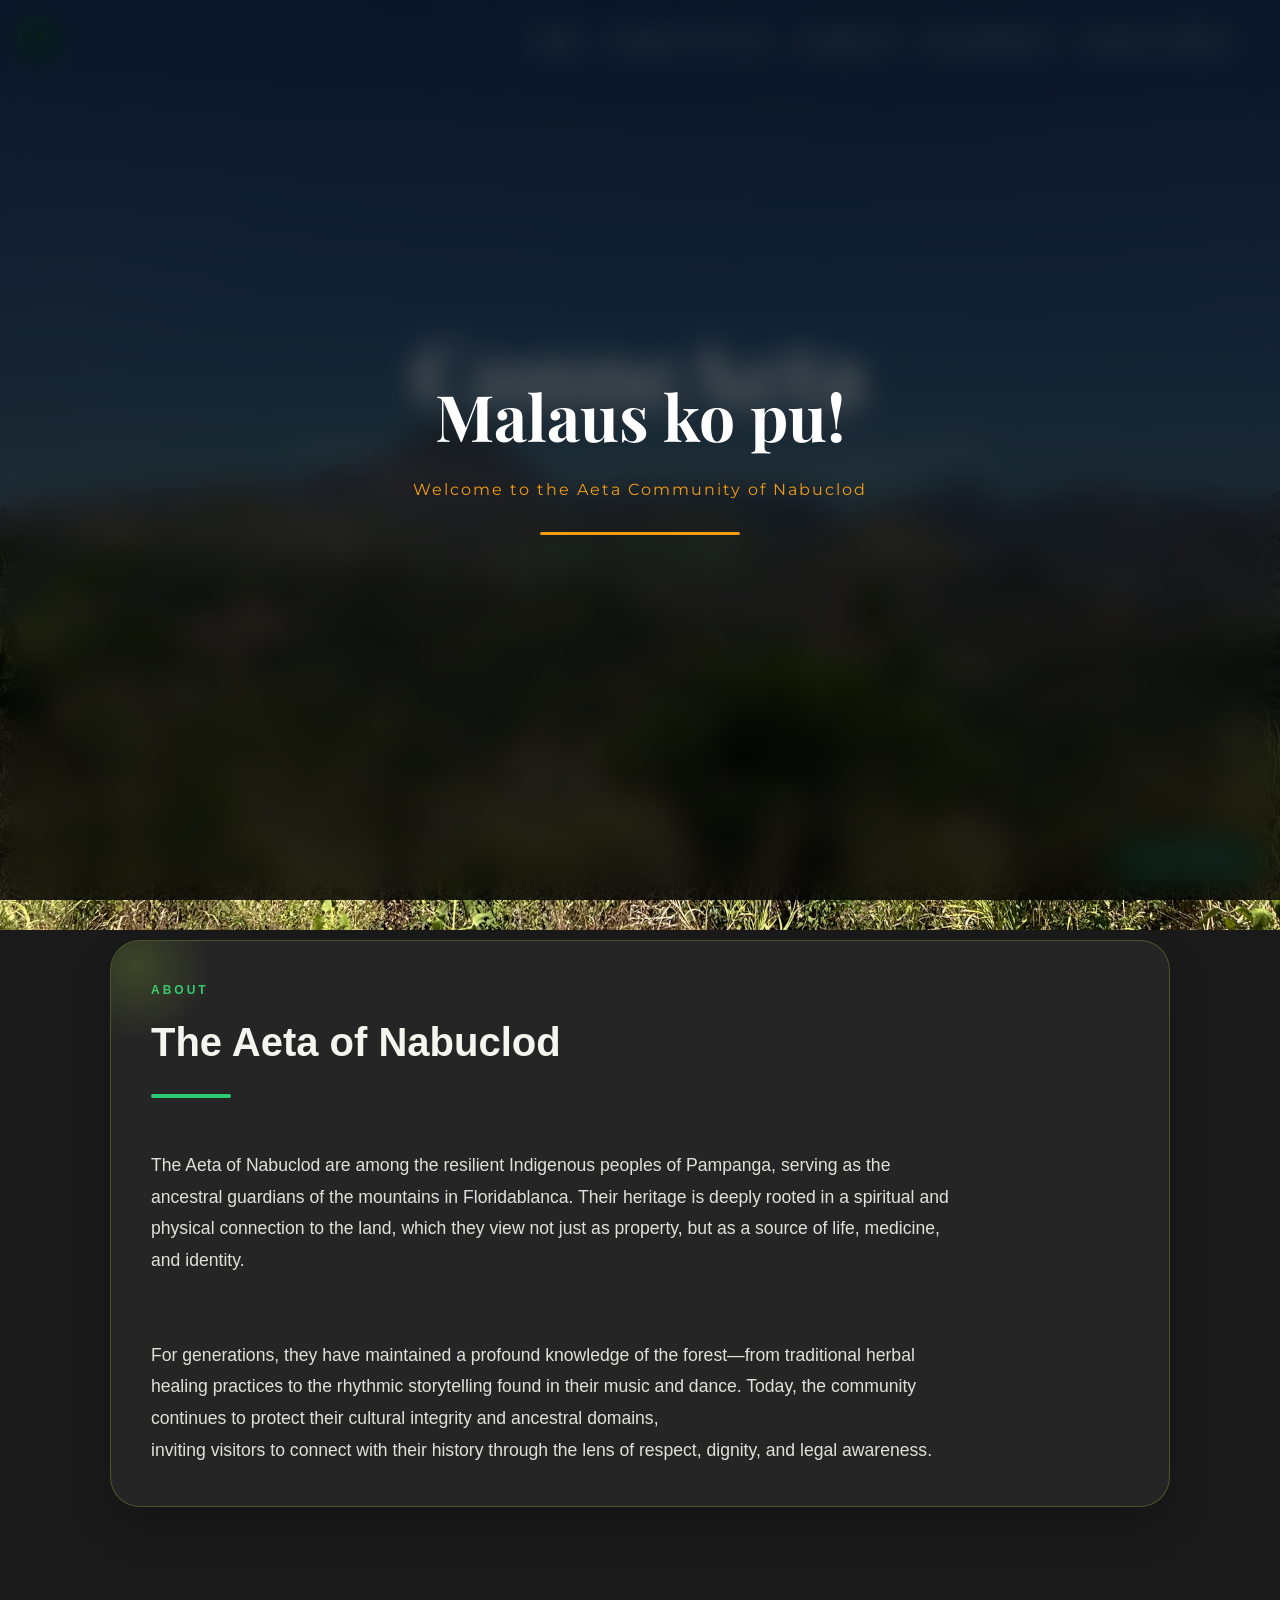
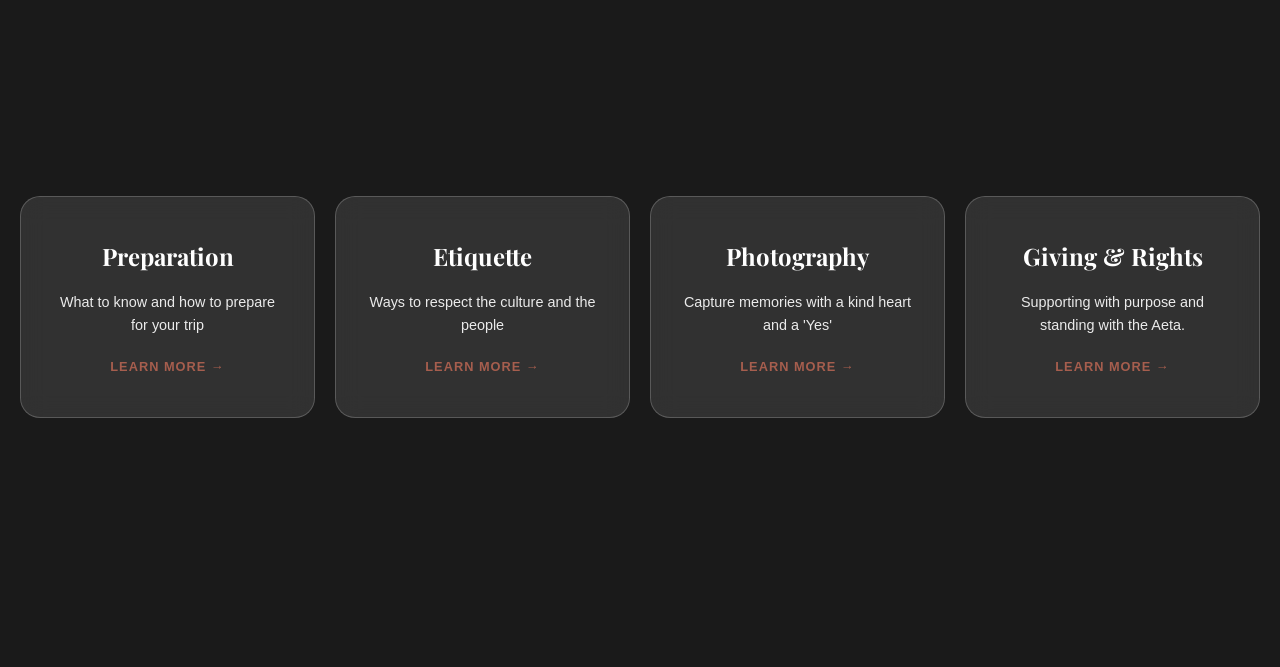
<file: index.html>
<!DOCTYPE html>
<html lang="en">
<head>
    <meta charset="UTF-8">
    <meta name="viewport" content="width=device-width, initial-scale=1.0">
    <link href="https://fonts.googleapis.com/css2?family=Montserrat:wght@300;400;600&family=Playfair+Display:ital,wght@0,600;1,600&display=swap" rel="stylesheet">
    <link rel="stylesheet" href="style.css">
    <title>ConneAeta</title>
    <script src=translations.js></script>
    <script src=main-logic.js></script>
</head>
<body class="home-page" style="background: linear-gradient(rgba(0,0,0,0.5), rgba(0,0,0,0.5)), url('nabuclod.jpeg') no-repeat center center fixed; background-size: cover; background-color: #1a1a1a;">  
<!-- WELCOME -->
<div id="welcome-overlay">
    <div class="welcome-content">
        <h1 class="welcome-main">Malaus ko pu!</h1>
        <p class="welcome-sub">Welcome to the Aeta Community of Nabuclod</p>
         <div class="loading-container">
            <div class="loading-progress"></div>
        </div>
    </div>
</div>
<!-- NAVIGATION -->
<header>
        <nav>
            <a href="index.html">Home</a>
            <a href="before-you-visit.html" data-key="nav1">Before You Visit</a>
            <a href="etiquette.html" data-key="nav2">Etiquette</a>
            <a href="photos.html" data-key='nav3'>Photography</a>
            <a href="support.html" data-key="nav4">Giving & Rights</a>
        </nav>
</header>
<!-- MAIN -->
    <main class="hero">
        <div class="hero-content">
            <h1>ConneAeta</h1>
            <p class="tagline" data-key="ind_tagline">Connecting People to Aeta Etiquette and Rights <br class="desktop-only"> in Nabuclod, Floridablanca, Pampanga</p>
            <div class="button-container">
                <a href="before-you-visit.html" class="cta-button" data-key="ind_button">Connect with Respect</a>
            </div>
        </div>
    </main>
<!-- INFO BUTTON -->
<button id="info-btn" class="info-fab" onclick="openModal('projectModal')">
    <span>i</span>
</button>
<!-- INFO MODAL -->
<div id="projectModal" class="modal">
    <div class="modal-content">
        <span class="close-btn" onclick="closeModal('projectModal')">&times;</span>
        <h2 data-key="navsub_title">About ConneAeta</h2>
        <div class="matcha-line"></div>
        <p data-key="navsub_des">
            ConneAeta is a digital platform designed to bridge the gap between visitors and the Aeta community through education and legal awareness.
            <br><br>
            By providing specific guidance on Aeta etiquette and integrating the principles of the Indigenous Peoples’ Rights Act (IPRA), the project aims to transform "good intentions" into purposeful support.
        </p>
    </div>
</div>
<!-- ABOUT AETA -->
<section class="community-highlight">
    <div class="highlight-glass">
        <div class="highlight-header">
            <span class="eyebrow-text" data-key="community_label">About</span>
            <h2 data-key="navmain_title">The Aeta of Nabuclod</h2>
            <div class="matcha-line-dynamic"></div>
        </div>
        <div class="highlight-content">
            <p data-key="navmain_des">
                The Aeta of Nabuclod are among the resilient Indigenous peoples of Pampanga, serving as the ancestral guardians of the mountains in Floridablanca. Their heritage is deeply rooted in a spiritual and physical connection to the land, which they view not just as property, but as a source of life, medicine, and identity.
            <br> <br> For generations, they have maintained a profound knowledge of the forest—from traditional herbal healing practices to the rhythmic storytelling found in their music and dance. Today, the community continues to protect their cultural integrity and ancestral domains,
             inviting visitors to connect with their history through the lens of respect, dignity, and legal awareness.
            </p>
        </div>
    </div>
</section>
<!-- NAVIGATION GLASS CARDS -->
    <section class="quick-links">
    <div class="glass-grid">
        <!-- Card 1 -->
        <a href="before-you-visit.html" class="glass-card">
            <h3 data-key="preparation_title">Preparation</h3>
            <p data-key="preparation_des">What to know and how to prepare for your trip</p>
            <span class="card-link" data-key="learn1">Learn More →</span>
        </a>
        <!-- Card 2 -->
        <a href="etiquette.html" class="glass-card">
            <h3 data-key="etiquette_title">Etiquette</h3>
            <p data-key="etiquette_des">Ways to respect the culture and the people</p>
            <span class="card-link" data-key="learn2">Learn More →</span>
        </a>
        <!-- Card 3 -->
        <a href="photos.html" class="glass-card">
            <h3 data-key="photos_title">Photography</h3>
            <p data-key="photos_des">Capture memories with a kind heart and a 'Yes'</p>
            <span class="card-link" data-key="learn3">Learn More →</span>
        </a>
        <!-- Card 4 -->
        <a href="support.html" class="glass-card">
            <h3 data-key="support_title">Giving & Rights</h3>
            <p data-key="support_des">Supporting with purpose and standing with the Aeta.</p>
            <span class="card-link" data-key="learn4">Learn More →</span>
        </a>
    </div>
</section>

<!-- JAVASCRIPT -->
    <script>
    function dismissOverlay() {
        const overlay = document.getElementById('welcome-overlay');
        if (overlay) {
            overlay.classList.add('overlay-hidden');
            document.body.style.overflow = 'auto';
        }
    }
    document.addEventListener("DOMContentLoaded", () => {
        document.body.style.overflow = 'hidden';
        setTimeout(dismissOverlay, 3000); 
    });
   
    document.addEventListener("DOMContentLoaded", function() {
    window.openModal = function(id) {
        const modal = document.getElementById(id);
        if (modal) {
            modal.style.display = "flex";
            document.body.style.overflow = "hidden";
        }
    };
    window.closeModal = function(id) {
        const modal = document.getElementById(id);
        if (modal) {
            modal.style.display = "none";
            document.body.style.overflow = "auto"; 
        }
    };
    const projBtn = document.getElementById("projectBtn");
    if (projBtn) {
        projBtn.addEventListener("click", () => openModal("projectModal"));
    }
    window.addEventListener("click", function(event) {
        if (event.target.classList.contains('modal')) {
            event.target.style.display = "none";
            document.body.style.overflow = "auto";
        }
    });
});
</script>
<select id="lang-select" onchange="updateLanguage(this.value)">
            <option value="en">English (Default)</option>
            <option value="tl">Tagalog</option>
            </select>
</body>
</html>
</file>
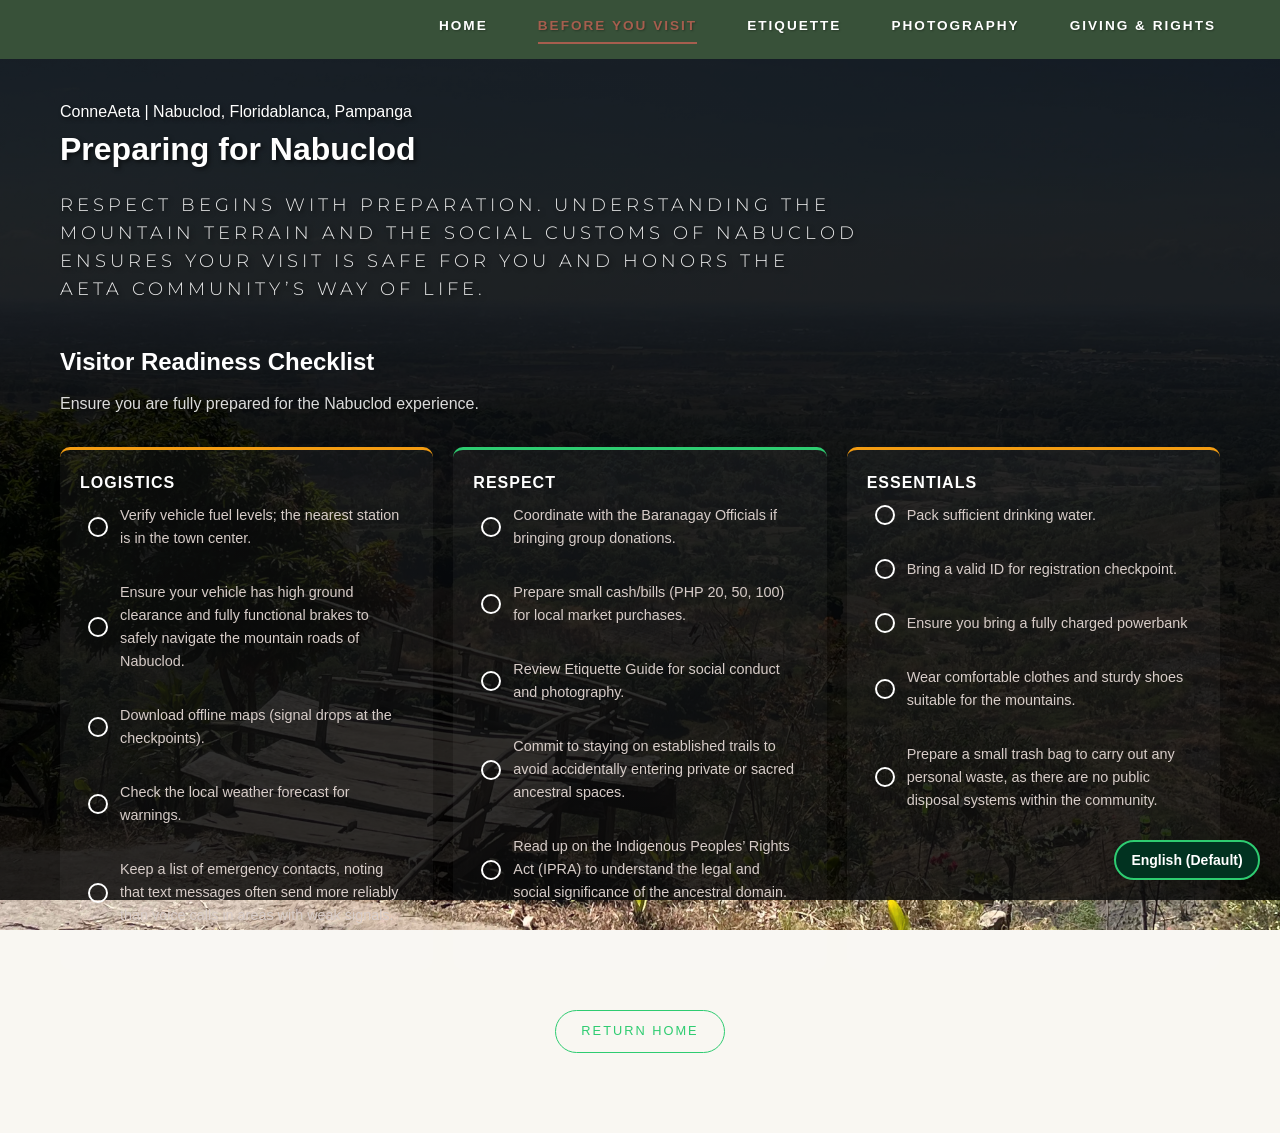
<file: before-you-visit.html>
<!DOCTYPE html>
<html lang="en">
<head>
    <meta charset="UTF-8">
    <meta name="viewport" content="width=device-width, initial-scale=1.0">
    <link href="https://fonts.googleapis.com/css2?family=Montserrat:wght@300;400;600&family=Playfair+Display:ital,wght@0,600;1,600&display=swap" rel="stylesheet">
    <link rel="stylesheet" href="style.css">
    <title>Before You Visit | ConneAeta</title>
    <script>    
        (function() {
            const savedLang = localStorage.getItem('preferredLang');
            if (savedLang && savedLang !== 'en') {
                document.documentElement.classList.add('translating');
            }
        })();
    </script>

    <style>
        .translating body {
            visibility: hidden;
            opacity: 0;
        }
    </style>
    
    <script src=translations.js></script>
    <script src=main-logic.js></script>
    
<!-- NAVIGATION -->
</head>
<body class="sub-page">
    <header class="sub-header">
        <nav>
            <a href="index.html">Home</a>  
            <a href="before-you-visit.html" class="active" data-key="nav1">Before You Visit</a>
            <a href="etiquette.html" data-key="nav2">Etiquette</a>
            <a href="photos.html" data-key='nav3'>Photography</a>
            <a href="support.html" data-key="nav4">Giving & Rights</a>
        </nav>
    </header>
<!-- HEADER -->
<main class="content-wrapper">
        <p class="brand-sub">ConneAeta | Nabuclod, Floridablanca, Pampanga</p>
        <h1 data-key="byv_title">Preparing for Nabuclod</h1>
        <p class="tagline" data-key="byv_tagline">
            Respect begins with preparation. 
            Understanding the mountain terrain and the social customs of Nabuclod 
            ensures your visit is safe for you and honors the Aeta community’s way of life.
        </p>

<section class="checklist-section">
    <div class="checklist-header">
        <h3 data-key="byv_hd">Visitor Readiness Checklist</h3>
        <p class="checklist-intro" data-key="byv_des">Ensure you are fully prepared for the Nabuclod experience.</p>
    </div>

    <div class="checklist-grid">
        <!-- LOGISTICS -->
        <div class="check-group board-style">
            <div class="group-header">
                <h4 data-key="cl_h1">Logistics</h4>
            </div>
            <label class="check-item-single">
                <input type="checkbox">
                <div class="checkmark-circle"></div>
                <span class="text" data-key="cl_1.1">Verify vehicle fuel levels; 
                    the nearest station is in the town center.</span>
            </label>
            <label class="check-item-single">
                <input type="checkbox">
                <div class="checkmark-circle"></div>
                <span class="text" data-key="cl_1.2">Ensure your vehicle has high ground clearance and fully 
                    functional brakes to safely navigate the mountain roads of Nabuclod.</span>
            </label>
            <label class="check-item-single">
                <input type="checkbox">
                <div class="checkmark-circle"></div>
                <span class="text" data-key="cl_1.3">Download offline maps (signal drops at the checkpoints).</span>
            </label>
            <label class="check-item-single">
                <input type="checkbox">
                <div class="checkmark-circle"></div>
                <span class="text" data-key="cl_1.4">Check the local weather forecast for warnings.</span>
            </label>
             <label class="check-item-single">
                <input type="checkbox">
                <div class="checkmark-circle"></div>
                <span class="text" data-key="cl_1.5">Keep a list of emergency contacts, noting that text messages often send more reliably than voice calls in areas with weak signals.</span>
            </label>
        </div>

        <!-- RESPECT  -->
        <div class="check-group board-style matcha-accent">
            <div class="group-header">
                <h4 data-key="cl_h2">Respect</h4>
            </div>
            <label class="check-item-single">
                <input type="checkbox">
                <div class="checkmark-circle"></div>
                <span class="text" data-key="cl_2.1">Coordinate with the Baranagay Officials if bringing group donations.</span>
            </label>
            <label class="check-item-single">
                <input type="checkbox">
                <div class="checkmark-circle"></div>
                <span class="text" data-key="cl_2.2">Prepare small cash/bills (PHP 20, 50, 100) 
                    for local market purchases.</span>
            </label>
            <label class="check-item-single">
                <input type="checkbox">
                <div class="checkmark-circle"></div>
                <span class="text" data-key="cl_2.3">Review Etiquette Guide for social conduct and photography.</span>
            </label>
            <label class="check-item-single">
                <input type="checkbox">
                <div class="checkmark-circle"></div>
                <span class="text" data-key="cl_2.4">Commit to staying on established trails to avoid accidentally entering private or sacred ancestral spaces.</span>
            </label>
             <label class="check-item-single">
                <input type="checkbox">
                <div class="checkmark-circle"></div>
                <span class="text" data-key="cl_2.5"> Read up on the Indigenous Peoples’ Rights Act (IPRA) to understand the legal and social significance of the ancestral domain. </span>
        </div>

        <!-- ESSENTIALS -->
        <div class="check-group board-style">
            <div class="group-header">
                <h4 data-key="cl_h3">Essentials</h4>
            </div>
            <label class="check-item-single">
                <input type="checkbox">
                <div class="checkmark-circle"></div>
                <span class="text" data-key="cl_3.1">Pack sufficient drinking water.</span>
            </label>
            <label class="check-item-single">
                <input type="checkbox">
                <div class="checkmark-circle"></div>
                <span class="text" data-key="cl_3.2">Bring a valid ID for registration checkpoint.</span>
            </label>
            <label class="check-item-single">
                <input type="checkbox">
                <div class="checkmark-circle"></div>
                <span class="text" data-key="cl_3.3">Ensure you bring a fully charged powerbank</span>
            </label>
             <label class="check-item-single">
                <input type="checkbox">
                <div class="checkmark-circle"></div>
                <span class="text" data-key="cl_3.4">Wear comfortable clothes and sturdy shoes suitable for the mountains.</span>
            </label>
             <label class="check-item-single">
                <input type="checkbox">
                <div class="checkmark-circle"></div>
                <span class="text" data-key="cl_3.5">Prepare a small trash bag to carry out any personal waste, as there are no public disposal systems within the community.</span>
            </label>
        </div>
    </div>
</section>
<select id="lang-select" onchange="updateLanguage(this.value)">
            <option value="en">English (Default)</option>
            <option value="tl">Tagalog</option>
            </select>
</body>
<footer style="text-align: center; padding: 40px;">
    <a href="index.html" class="cta-button" style="font-size: 0.8rem;" data-key="return_btn">Return Home</a>
</footer>
</html>
</file>
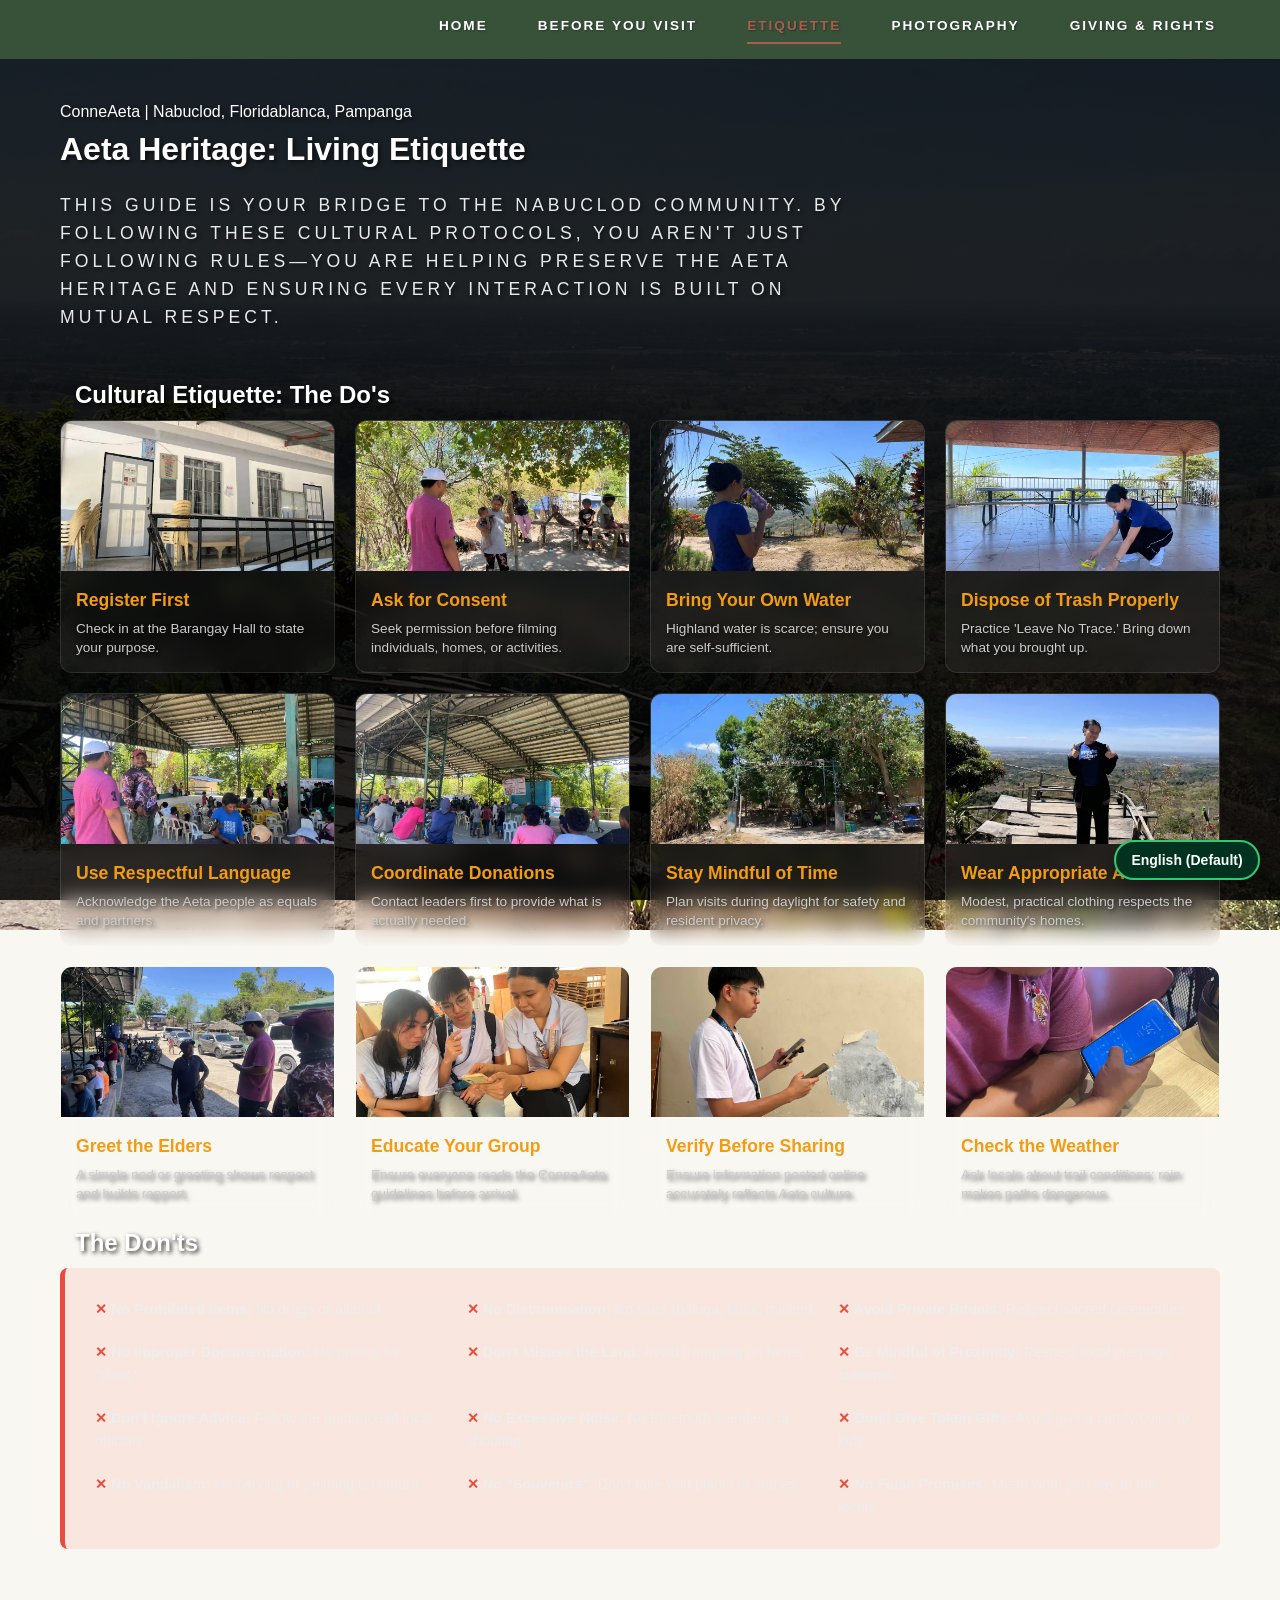
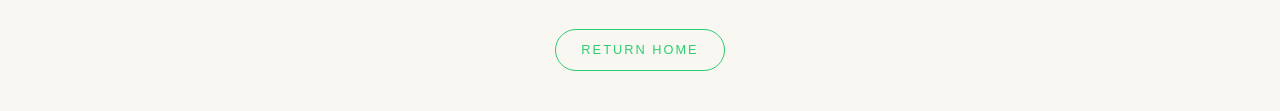
<file: etiquette.html>
<!DOCTYPE html>
<html lang="en">
<head>
    <meta charset="UTF-8">
    <meta name="viewport" content="width=device-width, initial-scale=1.0">
    <link rel="stylesheet" href="style.css">
    <title>Etiquette | ConneAeta</title>
    <script>    
        (function() {
            const savedLang = localStorage.getItem('preferredLang');
            if (savedLang && savedLang !== 'en') {
                document.documentElement.classList.add('translating');
            }
        })();
    </script>

    <style>
        .translating body {
            visibility: hidden;
            opacity: 0;
        }
    </style>

    <script src=translations.js></script>
    <script src=main-logic.js></script>
<!-- NAVIGATION -->  
</head>
<body class="sub-page">
    <header class="sub-header">
        <nav>
            <a href="index.html">Home</a>  
            <a href="before-you-visit.html" data-key="nav1">Before You Visit</a>
            <a href="etiquette.html" class="active" data-key="nav2">Etiquette</a>
            <a href="photos.html" data-key='nav3'>Photography</a>
            <a href="support.html" data-key="nav4">Giving & Rights</a>
        </nav>
    </header>
<!-- HEADER --> 
    <main class="content-wrapper">
        <p class="brand-sub">ConneAeta | Nabuclod, Floridablanca, Pampanga</p>
        <h1 data-key="et_title">Aeta Heritage: Living Etiquette</h1>
        <p class="tagline" data-key="et_tagline">
            This guide is your bridge to the Nabuclod community.
            By following these cultural protocols, 
            you aren't just following rules—you are helping preserve 
            the Aeta heritage and ensuring every interaction is built on mutual respect.
        </p>

<!-- THE DO'S SECTION -->
<section class="etiquette-section">
    <h2 class="section-heading" data-key="et_header">Cultural Etiquette: The Do's</h2>
    <div class="dos-grid">
        
        <!-- Card 1: Registration -->
        <div class="do-card">
            <div class="img-box"><img src="do-register.webp" alt="Registration"></div>
            <div class="content">
                <h3 data-key="do_h1">Register First</h3>
                <p data-key="do_1">Check in at the Barangay Hall to state your purpose.</p>
            </div>
        </div>

        <!-- Card 2: Consent -->
        <div class="do-card">
            <div class="img-box"><img src="do-consent.webp" alt="Consent"></div>
            <div class="content">
                <h3 data-key="do_h2">Ask for Consent</h3>
                <p data-key="do_2">Seek permission before filming individuals, homes, or activities.</p>
            </div>
        </div>

        <!-- Card 3: Water -->
        <div class="do-card">
            <div class="img-box"><img src="do-water.webp" alt="Water Supply"></div>
            <div class="content">
                <h3 data-key="do_h3">Bring Your Own Water</h3>
                <p data-key="do_3">Highland water is scarce; ensure you are self-sufficient.</p>
            </div>
        </div>

        <!-- Card 4: Trash -->
        <div class="do-card">
            <div class="img-box"><img src="do-trash.webp" alt="Waste Management"></div>
            <div class="content">
                <h3 data-key="do_h4">Dispose of Trash Properly</h3>
                <p data-key="do_4">Practice 'Leave No Trace.' Bring down what you brought up.</p>
            </div>
        </div>

        <!-- Card 5: Language -->
        <div class="do-card">
            <div class="img-box"><img src="do-language.webp" alt="Respectful interaction"></div>
            <div class="content">
                <h3 data-key="do_h5">Use Respectful Language</h3>
                <p data-key="do_5">Acknowledge the Aeta people as equals and partners.</p>
            </div>
        </div>

        <!-- Card 6: Donations -->
        <div class="do-card">
            <div class="img-box"><img src="do-donations.webp" alt="Donation coordination"></div>
            <div class="content">
                <h3 data-key="do_h6">Coordinate Donations</h3>
                <p data-key="do_6">Contact leaders first to provide what is actually needed.</p>
            </div>
        </div>

        <!-- Card 7: Time -->
        <div class="do-card">
            <div class="img-box"><img src="do-time.webp" alt="Daylight trekking"></div>
            <div class="content">
                <h3 data-key="do_h7">Stay Mindful of Time</h3>
                <p data-key="do_7">Plan visits during daylight for safety and resident privacy.</p>
            </div>
        </div>

        <!-- Card 8: Attire -->
        <div class="do-card">
            <div class="img-box"><img src="do-attire.webp" alt="Modest clothing"></div>
            <div class="content">
                <h3 data-key="do_h8">Wear Appropriate Attire</h3>
                <p data-key="do_8">Modest, practical clothing respects the community's homes.</p>
            </div>
        </div>

        <!-- Card 9: Elders -->
        <div class="do-card">
            <div class="img-box"><img src="do-elders.webp" alt="Greeting elders"></div>
            <div class="content">
                <h3 data-key="do_h9">Greet the Elders</h3>
                <p data-key="do_9">A simple nod or greeting shows respect and builds rapport.</p>
            </div>
        </div>

        <!-- Card 10: Group Education -->
        <div class="do-card">
            <div class="img-box"><img src="do-groupeduc.webp" alt="Team briefing"></div>
            <div class="content">
                <h3 data-key="do_h10">Educate Your Group</h3>
                <p data-key="do_10">Ensure everyone reads the ConneAeta guidelines before arrival.</p>
            </div>
        </div>

        <!-- Card 11: Verification -->
        <div class="do-card">
            <div class="img-box"><img src="do-verification.webp" alt="Verifying Info"></div>
            <div class="content">
                <h3 data-key="do_h11">Verify Before Sharing</h3>
                <p data-key="do_11">Ensure information posted online accurately reflects Aeta culture.</p>
            </div>
        </div>

        <!-- Card 12: Weather -->
        <div class="do-card">
            <div class="img-box"><img src="do-weather.webp" alt="Weather check"></div>
            <div class="content">
                <h3 data-key="do_h12">Check the Weather</h3>
                <p data-key="do_12">Ask locals about trail conditions; rain makes paths dangerous.</p>
            </div>
        </div>

    </div>
</section>

<!-- THE DON'TS SECTION -->
<section class="donts-section">
    <h2 class="section-heading">The Don'ts</h2>
    <div class="donts-container">
        <ul class="donts-list">
            <li data-key="dont_1"><strong>No Prohibited Items:</strong> No drugs or alcohol.</li>
            <li data-key="dont_2"><strong>No Discrimination:</strong> No slurs (baluga, kulot, maitim).</li>
            <li data-key="dont_3"><strong>Avoid Private Rituals:</strong> Respect sacred ceremonies.</li>
            <li data-key="dont_4"><strong>No Improper Documentation:</strong> No photos for "clout."</li>
            <li data-key="dont_5"><strong>Don't Misuse the Land:</strong> Avoid trampling on farms.</li>
            <li data-key="dont_6"><strong>Be Mindful of Proximity:</strong> Respect local marriage customs.</li>
            <li data-key="dont_7"><strong>Don't Ignore Advice:</strong> Follow the guidance of local officials.</li>
            <li data-key="dont_8"><strong>No Excessive Noise:</strong> No Bluetooth speakers or shouting.</li>
            <li data-key="dont_9"><strong>Don't Give Token Gifts:</strong> Avoid giving candy/coins to kids.</li>
            <li data-key="dont_10"><strong>No Vandalism:</strong> No carving or painting on nature.</li>
            <li data-key="dont_11"><strong>No "Souvenirs":</strong> Don't take wild plants or stones.</li>
            <li data-key="dont_12"><strong>No False Promises:</strong> Mean what you say to the locals.</li>
        </ul>
    </div>
</section>
    </main>
<select id="lang-select" onchange="updateLanguage(this.value)">
            <option value="en">English (Default)</option>
            <option value="tl">Tagalog</option>
            </select>
</body>
<footer style="text-align: center; padding: 40px;">
    <a href="index.html" class="cta-button" style="font-size: 0.8rem;" data-key="return_btn">Return Home</a>
</footer>
</html>
</file>
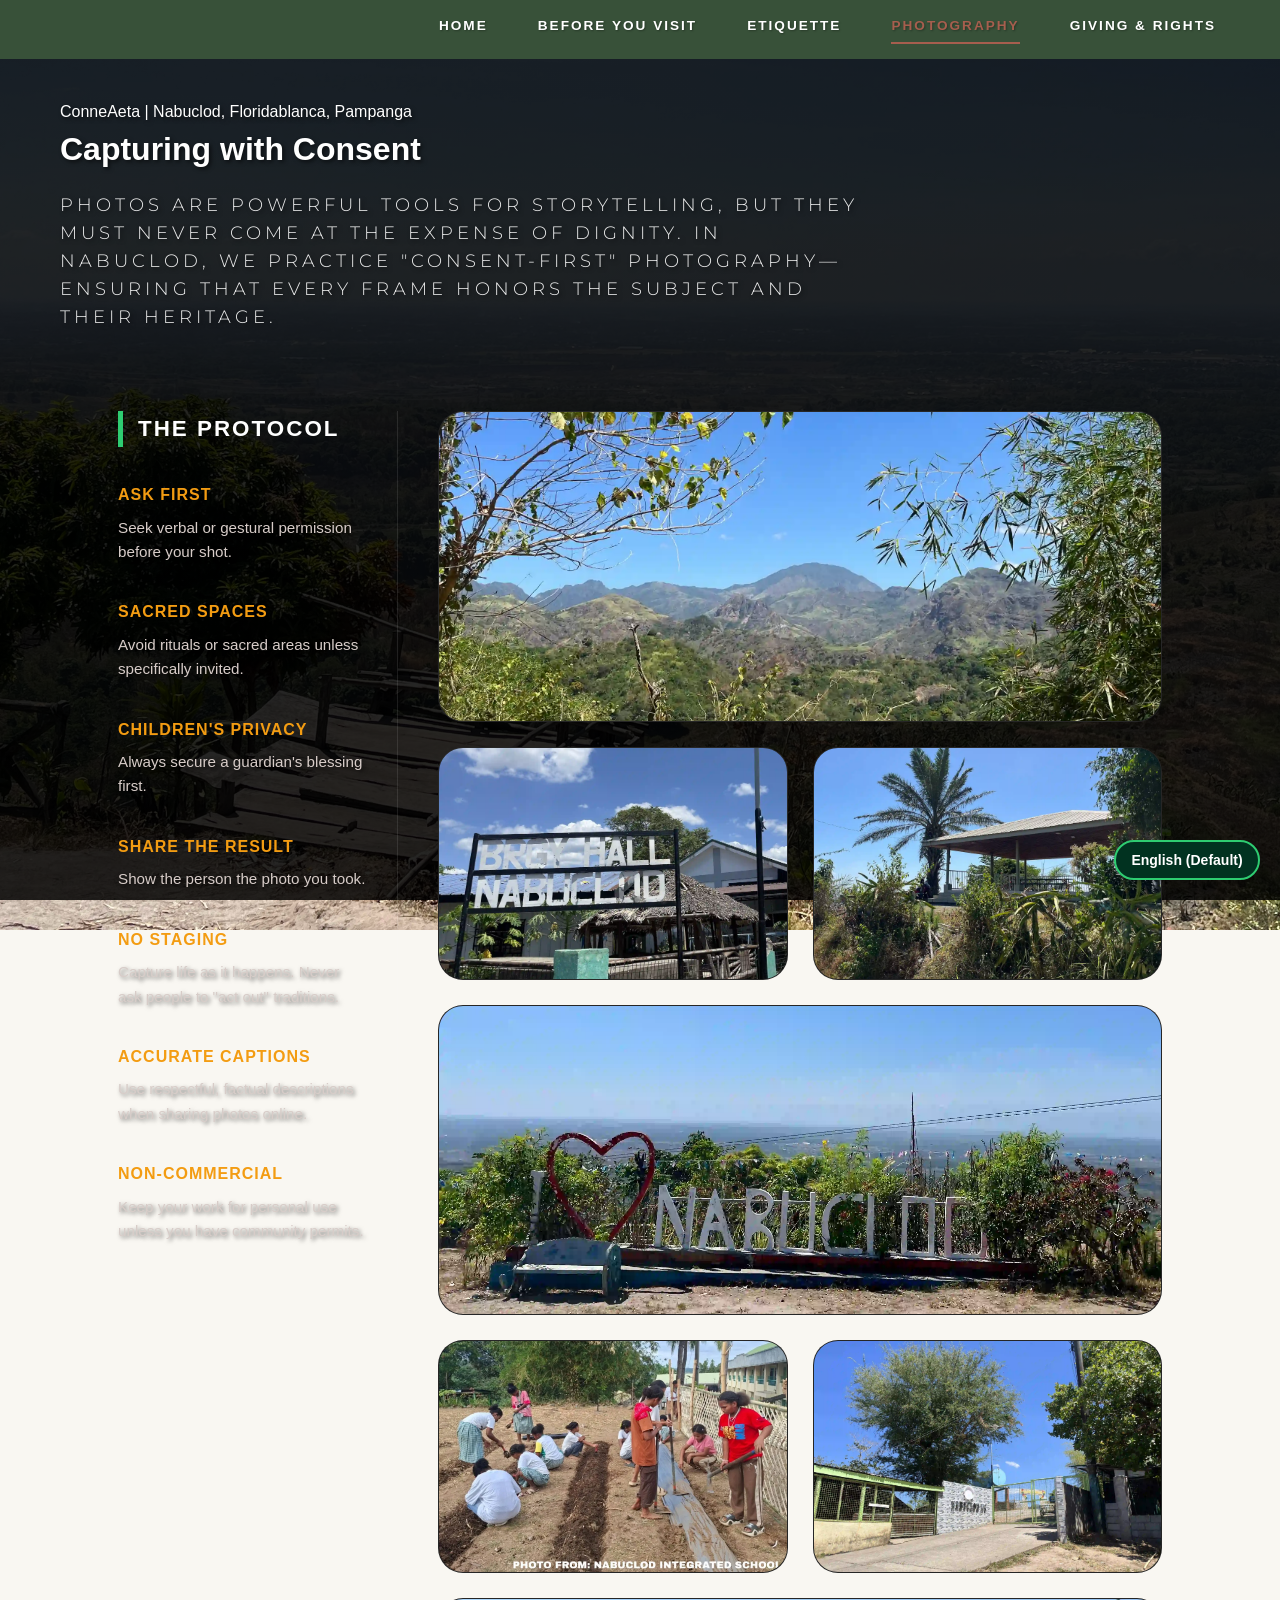
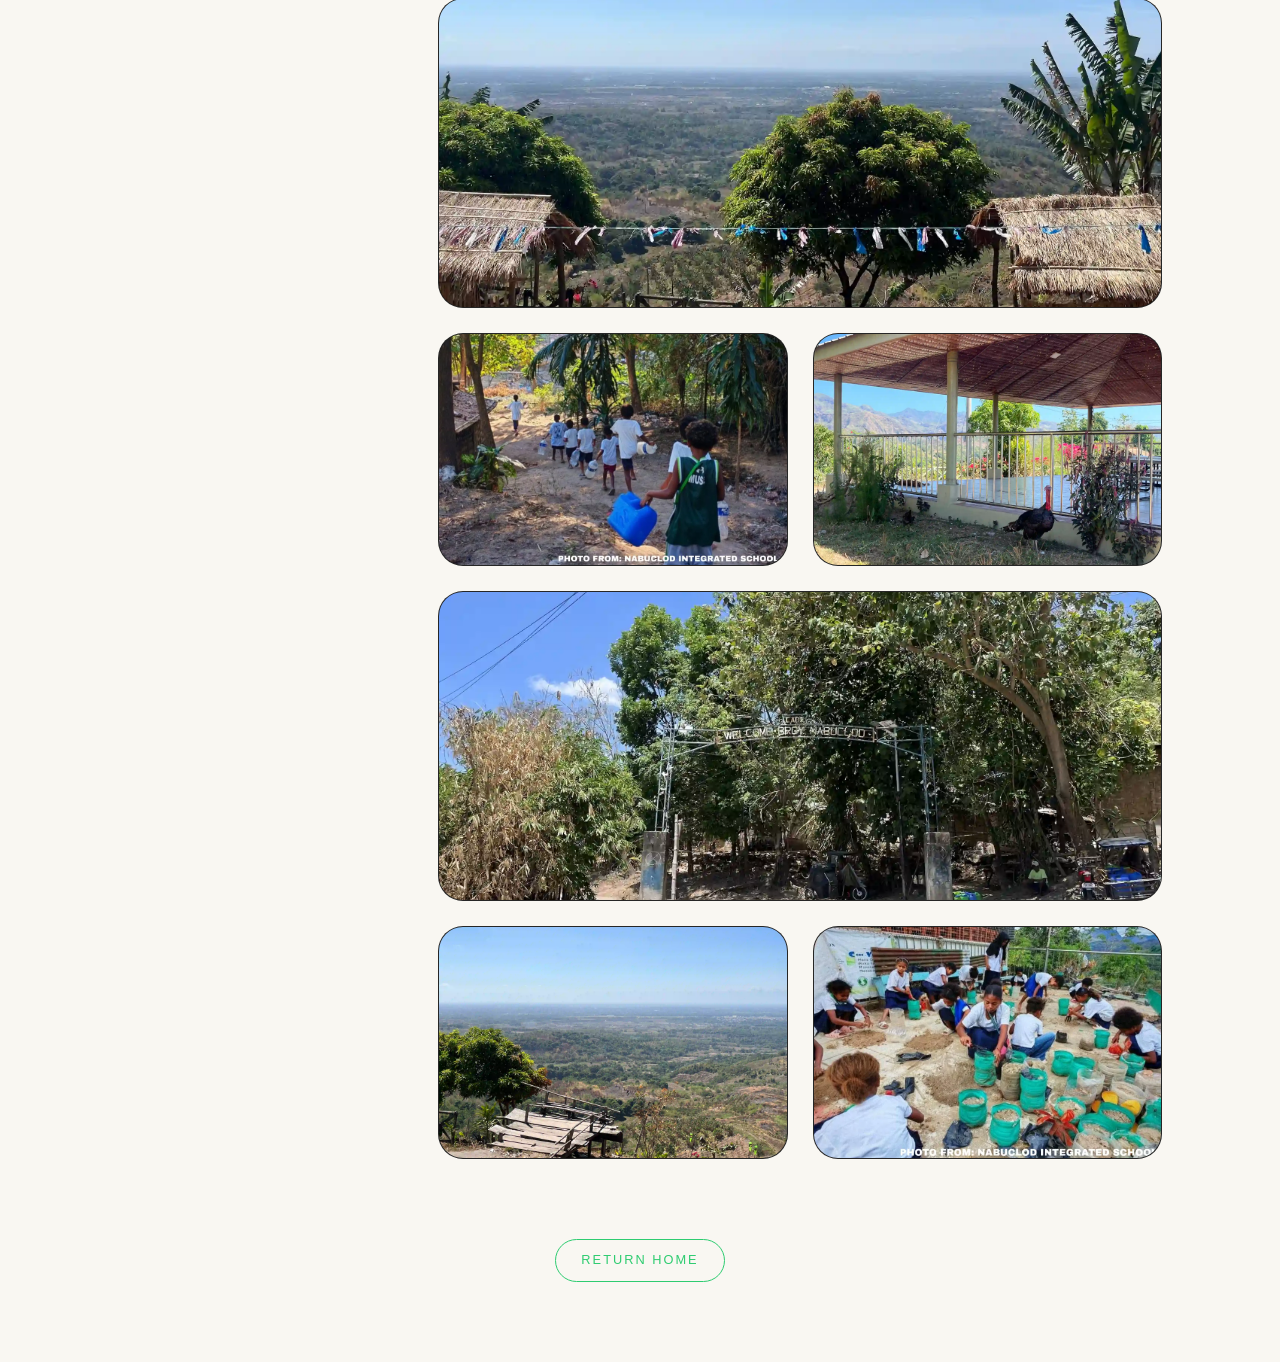
<file: photos.html>
<!DOCTYPE html>
<html lang="en">
<head>
    <meta charset="UTF-8">
    <meta name="viewport" content="width=device-width, initial-scale=1.0">
    <link href="https://fonts.googleapis.com/css2?family=Montserrat:wght@300;400;600&family=Playfair+Display:ital,wght@0,600;1,600&display=swap" rel="stylesheet">
    <link rel="stylesheet" href="style.css">
    <title>Photography | ConneAeta</title>
    <script>    
        (function() {
            const savedLang = localStorage.getItem('preferredLang');
            if (savedLang && savedLang !== 'en') {
                document.documentElement.classList.add('translating');
            }
        })();
    </script>
    
    <style>
        .translating body {
            visibility: hidden;
            opacity: 0;
        }
    </style>

    <script src=translations.js></script>
    <script src=main-logic.js></script>
<!-- NAVIGATION -->    
</head>
<body class="sub-page">
    <header class="sub-header">
        <nav>
            <a href="index.html">Home</a>  
            <a href="before-you-visit.html" data-key="nav1">Before You Visit</a>
            <a href="etiquette.html" data-key="nav2">Etiquette</a>
            <a href="photos.html" class="active" data-key='nav3'>Photography</a>
            <a href="support.html" data-key="nav4">Giving & Rights</a>
        </nav>
    </header>
<!-- HEADER --> 
    <main class="content-wrapper">
        <p class="brand-sub">ConneAeta | Nabuclod, Floridablanca, Pampanga</p>
        <h1 data-key="photos_title">Capturing with Consent</h1>
        <p class="tagline" data-key="photos_tagline">
            Photos are powerful tools for storytelling, but they must never come at the expense 
            of dignity. In Nabuclod, we practice "Consent-First" photography—ensuring that 
            every frame honors the subject and their heritage.
        </p>

    <section class="photography-page">
    <div class="photography-wrapper">  
        <!-- PROTOCOLS -->
        <aside class="protocol-sidebar">
            <h3 class="sidebar-title" data-key="photos_header">The Protocol</h3>
            <div class="protocol-list">
                <div class="p-item">
                    <h6 data-key="p_h1">Ask First</h6>
                    <p data-key="p_1">Seek verbal or gestural permission before your shot.</p>
                </div>
                <div class="p-item">
                    <h6 data-key="p_h2">Sacred Spaces</h6>
                    <p data-key="p_2">Avoid rituals or sacred areas unless specifically invited.</p>
                </div>
                <div class="p-item">
                    <h6 data-key="p_h3">Children's Privacy</h6>
                    <p data-key="p_3">Always secure a guardian's blessing first.</p>
                </div>
                <div class="p-item">
                    <h6 data-key="p_h4">Share the Result</h6>
                    <p data-key="p_4">Show the person the photo you took.</p>
                </div>
                <div class="p-item">
                    <h6 data-key="p_h5">No Staging</h6>
                    <p data-key="p_5">Capture life as it happens. Never ask people to "act out" traditions.</p>
                </div>
                 <div class="p-item">
                    <h6 data-key="p_h6">Accurate Captions</h6>
                    <p data-key="p_6">Use respectful, factual descriptions when sharing photos online.</p>
                </div> 
                <div class="p-item">
                    <h6 data-key="p_h7">Non-Commercial</h6>
                    <p data-key="p_7">Keep your work for personal use unless you have community permits.</p>
                </div>
                
            </div>
        </aside>

        <!-- GALLERY -->
    <main class="gallery-main">
    <div class="mosaic-grid">
    <!-- Row 1 --> 
    <div class="photo-item wide">
        <img src="gallery1.webp" alt="Nabuclod 1">
    </div>

    <!-- Row 2 -->
    <div class="photo-item">
        <img src="gallery2.webp" alt="Nabuclod 2">
    </div>
    <div class="photo-item">
        <img src="gallery3.webp" alt="Nabuclod 3">
    </div>

    <!-- Row 3 -->
    <div class="photo-item wide">
        <img src="gallery4.webp" alt="Nabuclod 4">
    </div>

    <!-- Row 4 -->
    <div class="photo-item">
        <img src="gallery5.webp" alt="Nabuclod 5">
    </div>
    <div class="photo-item">
        <img src="gallery6.webp" alt="Nabuclod 6">
    </div>

    <!-- Row 5 -->
    <div class="photo-item wide">
        <img src="gallery7.webp" alt="Nabuclod 1">
    </div>

    <!-- Row 6 -->
    <div class="photo-item">
        <img src="gallery8.webp" alt="Nabuclod 2">
    </div>
    <div class="photo-item">
        <img src="gallery9.webp" alt="Nabuclod 3">
    </div>

    <!-- Row 7 -->
    <div class="photo-item wide">
        <img src="gallery10.webp" alt="Nabuclod 4">
    </div>

    <!-- Row 8 -->
    <div class="photo-item">
        <img src="gallery11.webp" alt="Nabuclod 5">
    </div>
    <div class="photo-item">
        <img src="gallery12.webp" alt="Nabuclod 6">
    </div>
    
</div>
</section>
<select id="lang-select" onchange="updateLanguage(this.value)">
            <option value="en">English (Default)</option>
            <option value="tl">Tagalog</option>
            </select>
</body>
<footer style="text-align: center; padding: 40px;">
    <a href="index.html" class="cta-button" style="font-size: 0.8rem;" data-key="return_btn">Return Home</a>
</footer>
</html>
</file>
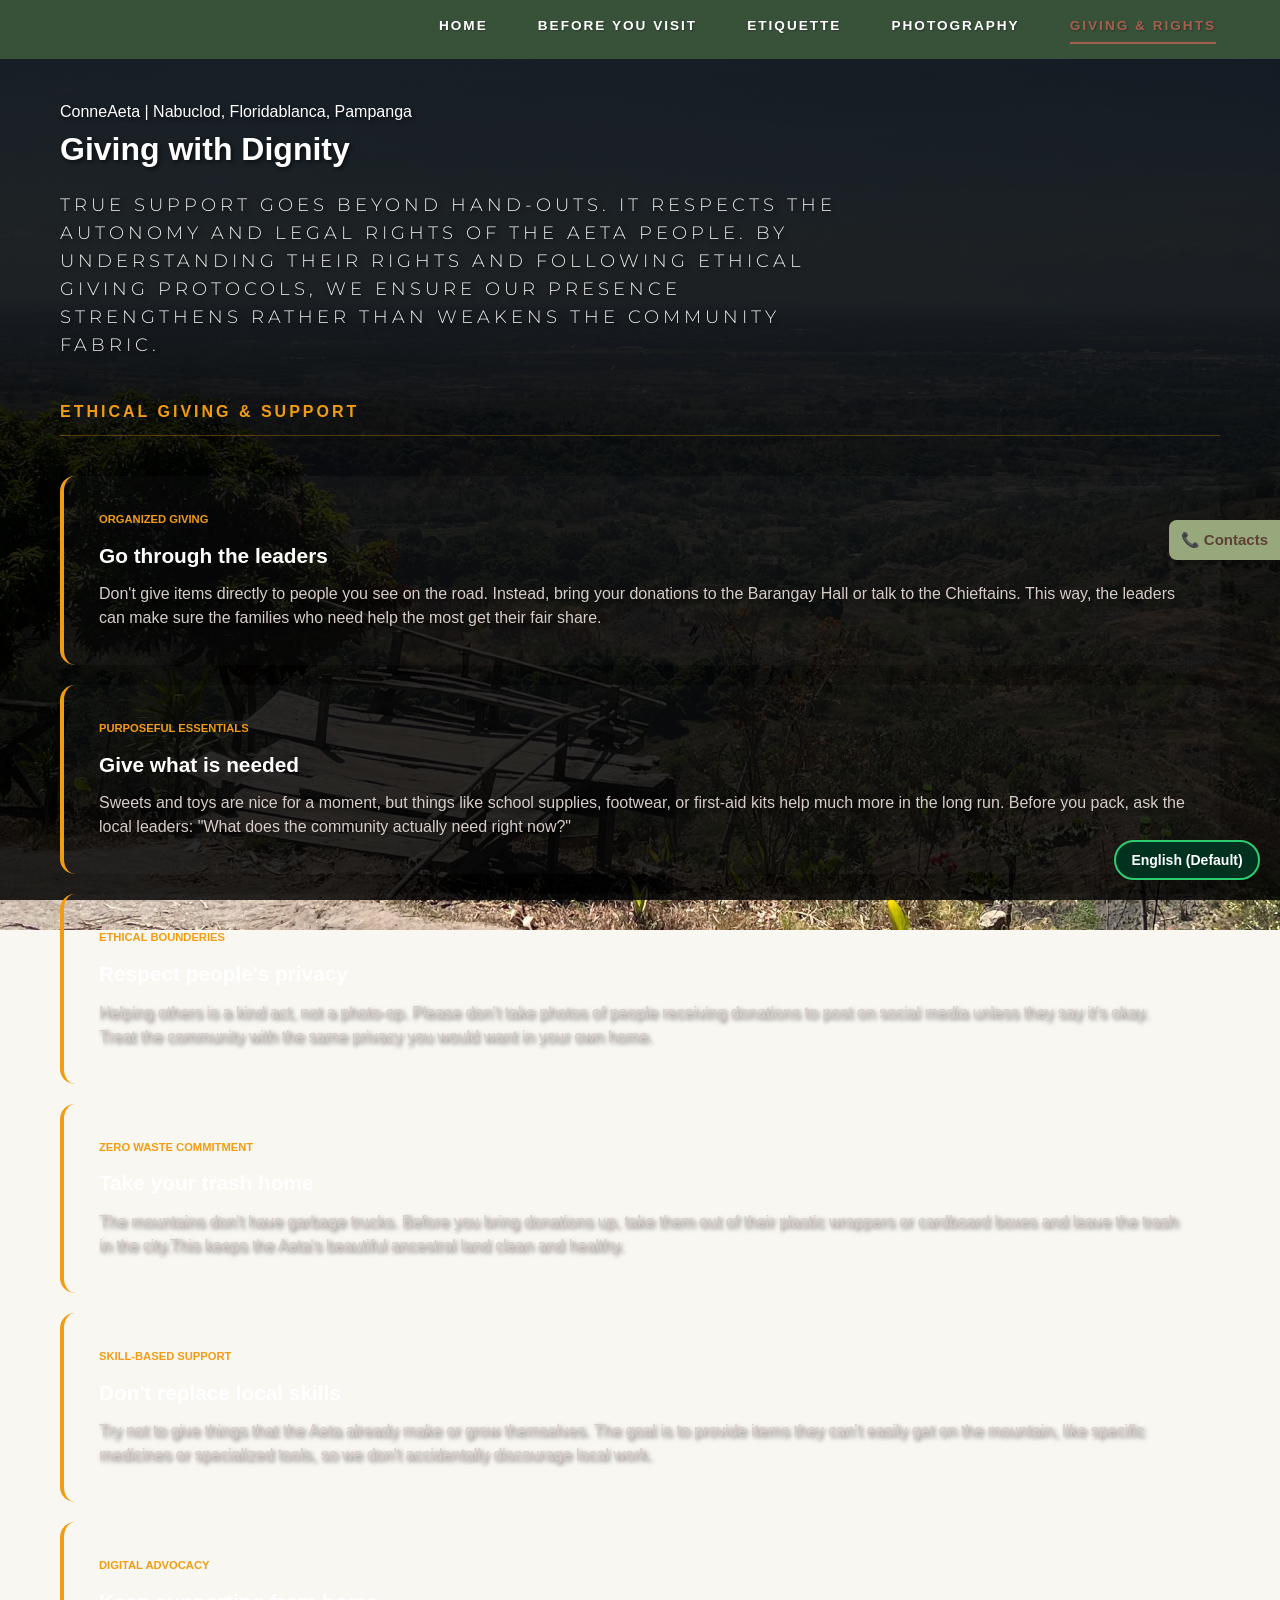
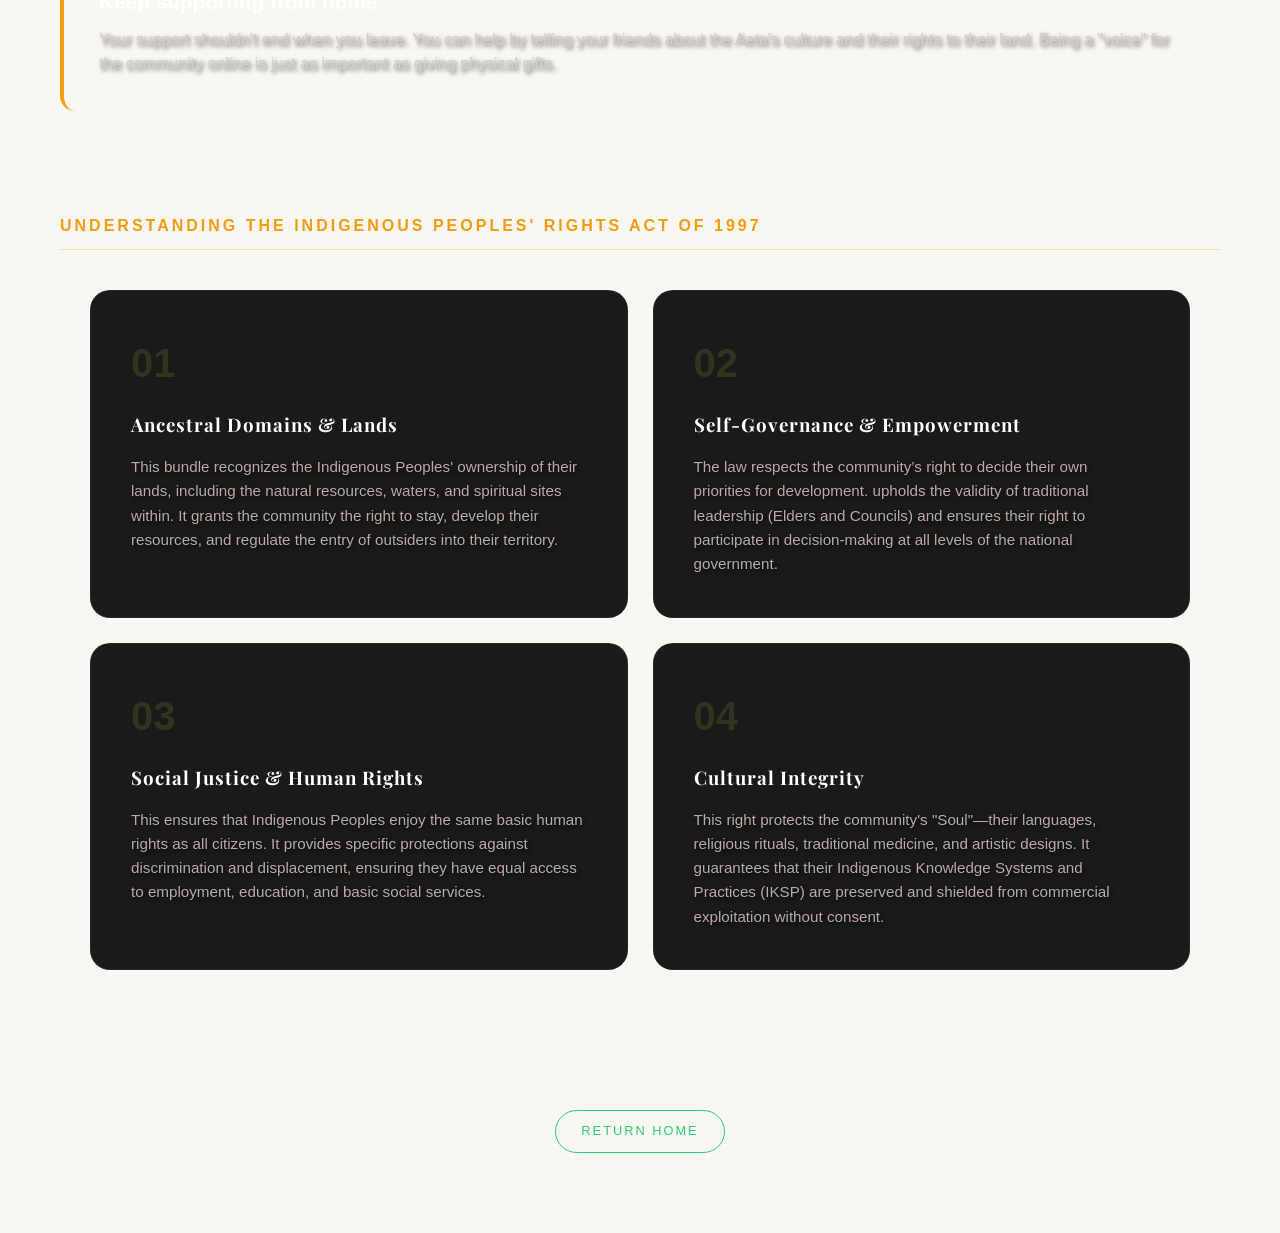
<file: support.html>
<!DOCTYPE html>
<html lang="en">
<head>
    <meta charset="UTF-8">
    <meta name="viewport" content="width=device-width, initial-scale=1.0">
    <link href="https://fonts.googleapis.com/css2?family=Montserrat:wght@300;400;600&family=Playfair+Display:ital,wght@0,600;1,600&display=swap" rel="stylesheet">
    <link rel="stylesheet" href="style.css">
    <title>Giving & Rights | ConneAeta</title>
    <head>
    <script>    
        (function() {
            const savedLang = localStorage.getItem('preferredLang');
            if (savedLang && savedLang !== 'en') {
                document.documentElement.classList.add('translating');
            }
        })();
    </script>

    <style>
        .translating body {
            visibility: hidden;
            opacity: 0;
        }
    </style>

    <script src=translations.js></script>
    <script src=main-logic.js></script>
<!-- NAVIGATION --> 
</head>
<body class="sub-page">
    <header class="sub-header">
        <nav>
            <a href="index.html">Home</a>  
            <a href="before-you-visit.html" data-key="nav1">Before You Visit</a>
            <a href="etiquette.html" data-key="nav2">Etiquette</a>
            <a href="photos.html" data-key='nav3'>Photography</a>
            <a href="support.html" class="active" data-key="nav4">Giving & Rights</a>

        </nav>
    </header>
<!-- HEADER --> 
    <main class="content-wrapper">
        <p class="brand-sub">ConneAeta | Nabuclod, Floridablanca, Pampanga</p>
        <h1 data-key="gs_title">Giving with Dignity</h1>
        <p class="tagline" data-key="gs_tagline">
            True support goes beyond hand-outs. It respects the autonomy and legal rights 
            of the Aeta people. By understanding their rights and following ethical 
            giving protocols, we ensure our presence strengthens rather than weakens 
            the community fabric.
        </p>

<!-- SUPPORT -->
<div class="ethics-section">
    <h2 class="section-label" data-key="gs_header">Ethical Giving & Support</h2>
    <div class="ethics-timeline">
        <div class="ethic-step">
            <span class="step-tag" data-key="g_h1">Organized Giving</span>
            <h4 data-key="g_1">Go through the leaders</h4>
            <p data-key="g_1.1">Don't give items directly to people you see on the road. 
            Instead, bring your donations to the Barangay Hall or talk to the Chieftains. 
            This way, the leaders can make sure the families who need help the most get their fair share.</p>
        </div>
        <div class="ethic-step">
            <span class="step-tag" data-key="g_h2">Purposeful Essentials</span>
            <h4 data-key="g_2">Give what is needed</h4>
            <p data-key="g_2.1">Sweets and toys are nice for a moment, but things like school supplies, footwear, or first-aid kits help much more in the long run.
            Before you pack, ask the local leaders: "What does the community actually need right now?"</p>
        </div>
        <div class="ethic-step">
            <span class="step-tag" data-key="g_h3">Ethical Bounderies</span>
            <h4 data-key="g_3">Respect people's privacy</h4>
            <p data-key="g_3.1">Helping others is a kind act, not a photo-op. 
            Please don’t take photos of people receiving donations to post on social media unless they say it’s okay. 
            Treat the community with the same privacy you would want in your own home.</p>
        </div>
        <div class="ethic-step">
            <span class="step-tag" data-key="g_h4">Zero Waste Commitment</span>
            <h4 data-key="g_4">Take your trash home</h4>
            <p data-key="g_4.1">The mountains don't have garbage trucks. Before you bring donations up, take them out of their plastic wrappers
            or cardboard boxes and leave the trash in the city.This keeps the Aeta's beautiful ancestral land clean and healthy.</p>
        </div>
        <div class="ethic-step">
            <span class="step-tag" data-key="g_h5">Skill-based Support</span>
            <h4 data-key="g_5">Don't replace local skills</h4>
            <p data-key="g_5.1">Try not to give things that the Aeta already make or grow themselves. 
            The goal is to provide items they can’t easily get on the mountain, 
            like specific medicines or specialized tools, so we don't accidentally discourage local work.</p>
        </div>
        <div class="ethic-step">
            <span class="step-tag" data-key="g_h6">Digital Advocacy</span>
            <h4 data-key="g_6">Keep supporting from home</h4>
            <p data-key="g_6.1">Your support shouldn't end when you leave. You can help by telling your friends about the Aeta's culture and their rights to their land. 
             Being a "voice" for the community online is just as important as giving physical gifts.</p>
        </div>
    </div>
</div>
</section>

<!-- IPRA RIGHTS -->
<div class="rights-section">
    <h1> <br> </h1>
    <h2 class="section-label" data-key="ipra_header"> <br> <br> Understanding The Indigenous Peoples' Rights Act of 1997</h2>
    <div class="rights-grid">
        <div class="right-card">
            <div class="card-icon">01</div>
            <h3 data-key="i_h1">Ancestral Domains & Lands </h3>
            <p data-key="i_1">This bundle recognizes the Indigenous Peoples' ownership of their lands, including the natural
            resources, waters, and spiritual sites within. It grants the community the right to stay, develop
            their resources, and regulate the entry of outsiders into their territory.
            </p>
        </div>
        <div class="right-card">
            <div class="card-icon">02</div>
            <h3 data-key="i_h2">Self-Governance & Empowerment</h3>
            <p data-key="i_2">The law respects the community’s right to decide their own priorities for development.
            upholds the validity of traditional leadership (Elders and Councils) 
            and ensures their right to participate in decision-making at all levels of the national government.
            </p>
        </div>
        <div class="right-card">
            <div class="card-icon">03</div>
            <h3 data-key="i_h3">Social Justice & Human Rights</h3>
            <p data-key="i_3">This ensures that Indigenous Peoples enjoy the same basic human rights as all citizens.
            It provides specific protections against discrimination and displacement, 
            ensuring they have equal access to employment, education, and basic social services.
            </p>
        </div>
        <div class="right-card">
            <div class="card-icon">04</div>
            <h3 data-key="i_h4">Cultural Integrity</h3>
            <p data-key="i_4">This right protects the community's "Soul"—their languages, religious rituals, traditional medicine, and artistic designs. 
            It guarantees that their Indigenous Knowledge Systems and Practices (IKSP)
            are preserved and shielded from commercial exploitation without consent.</p>
        </div>
    </div>
</div>

<!-- CONTACTS -->
<div class="side-contact-btn" onclick="openModal()" data-key="contacts_btn">
    📞 Contacts
</div>

<!-- CONTACTS MODAL -->
<div id="contactModal" class="modal-overlay" onclick="closeModal(event)">
    <div class="modal-content" onclick="event.stopPropagation()">
        <span class="close-btn" onclick="closeModal()">&times;</span>
        <h3 data-key="contacts_header">Contacts</h3>
        <hr>
        <div class="contact-card">
            <strong>Barangay Hall</strong>
            <p>0963-770-3760</p>
        </div>
        <div class="contact-card">
            <strong>Donations Coordinator</strong>
            <p>0951-134-6426</p>
        </div>
    </div>
</div>

<!-- JAVASCRIPT --> 
<script>
   function openModal() {
    document.getElementById('contactModal').style.display = 'flex';
}
function closeModal() {
    document.getElementById('contactModal').style.display = 'none';
}
window.onclick = function(event) {
    let modal = document.getElementById('contactModal');
    if (event.target == modal) {
        modal.style.display = "none";
    }
}
</script>

<select id="lang-select" onchange="updateLanguage(this.value)">
            <option value="en">English (Default)</option>
            <option value="tl">Tagalog</option>
            </select>
</body>
<footer style="text-align: center; padding: 40px;">
    <a href="index.html" class="cta-button" style="font-size: 0.8rem;" data-key="return_btn">Return Home</a>
</footer>
</html>
</file>
<file: style.css>
:root {
    --earth-brown: #5d4037;
    --forest-green: #385139;
    --warm-cream: #f9f7f2;
    --terracotta: #a65e4e;
    --white: #ffffff;
    
    --heading-font: 'Playfair Display', serif;
    --body-font: 'Montserrat', sans-serif;
}
* {
    box-sizing: border-box;
}

body {
    margin: 0;
    font-family: var(--body-font);
    background-color: var(--warm-cream);
    color: var(--earth-brown);
    line-height: 1.6;
    overflow-x: hidden; 

/* --- HEADER AND NAVIGATION --- */
header {
    position: absolute;
    top: 0;
    width: 100%;
    padding: 30px 50px;
    display: flex;
    justify-content: flex-end;
    z-index: 10;
}

nav {
    display: flex;
    flex-wrap: wrap;
    justify-content: flex-end;
}

nav a {
    margin-left: 30px;
    text-decoration: none;
    color: var(--white);
    font-size: 0.85rem;
    font-weight: 600;
    color: var(--white);
    text-transform: uppercase;
    letter-spacing: 2px;
    transition: opacity 0.3s ease;
    text-shadow: 1px 1px 2px rgba(0,0,0,0.3);
}

nav a.active {
    color: var(--terracotta) !important;
    border-bottom: 2px solid var(--terracotta);
    padding-bottom: 5px;
    opacity: 1;
}

nav a:hover {
    opacity: 0.7;
}
}
/* --- HERO  --- */
.hero {
    height: 100vh;
    display: flex;
    justify-content: center;
    align-items: center;
    text-align: center;
    background-size: cover;
    background-position: center;
    background-repeat: no-repeat;
    padding: 0 20px;
}

.hero-content {
    max-width: 900px; 
    padding: 20px;
}

.hero-content h1 {
    font-family: var(--heading-font);
    font-size: clamp(2.5rem, 10vw, 5.5rem); 
    color: var(--white);
    margin: 0;
    letter-spacing: 1px;
    line-height: 1.1;
}

.tagline {
    font-family: var(--body-font);
    font-size: clamp(0.85rem, 3vw, 1.1rem); 
    font-weight: 300;
    color: var(--white);
    margin-top: 15px;
    margin-bottom: 40px;
    text-transform: uppercase;
    letter-spacing: 4px;
    opacity: 0.9;
}

/* ---  CTA Button --- */
.cta-button {
    display: inline-block;
    padding: 15px 30px;
    background-color: transparent;
    color: rgba(255, 255, 255, 0.9); 
    text-decoration: none;
    font-size: 0.85rem;
    font-weight: 500;
    text-transform: uppercase;
    letter-spacing: 2px;
    border: 1px solid rgba(255, 255, 255, 0.3); 
    border-radius: 2px;   
    transition: all 0.5s cubic-bezier(0.4, 0, 0.2, 1);
}
.cta-button:hover {
   
    background-color: rgba(164, 198, 57, 0.15); 
    border-color: #A4C639;
    color: #ffffff;
    transform: translateY(-1px);
    letter-spacing: 2.5px; 
}

/* --- BASE BODY  --- */
body {
    margin: 0;
    padding: 0;
    font-family: 'Montserrat', sans-serif;
    background-attachment: fixed;
    background-position: center;
    background-repeat: no-repeat;
    background-size: cover;
    background-color: #1a1a1a; 
}

/* --- INDEX BACKGROUND --- */
body.home-page {
    background-image: linear-gradient(rgba(0,0,0,0.5), rgba(0,0,0,0.5)), url('nabuclod.webp') !important;
    background-attachment: fixed !important;
    display: block;
}

/* --- PAGES BACKGROUND --- */
body.sub-page {
    background-image: linear-gradient(rgba(0,0,0,0.85), rgba(0,0,0,0.85)), url('nabuclod2.webp');
    background-size: cover;
    background-position: center;
    background-attachment: fixed; 
}

.hero, .quick-links, .sub-page-content {
    background: transparent !important;
}
.quick-links {
    position: relative;
    padding: 150px 20px; 
    background-attachment: fixed; 
    background-position: center;
    background-repeat: no-repeat;
    background-size: cover;
    
    width: 100%;
    min-height: 80vh;
    display: flex;
    align-items: center;
    overflow: hidden;
}

.glass-grid {
    display: grid;
    grid-template-columns: repeat(4, 1fr); 
    gap: 20px;
    max-width: 1300px;
    margin: 0 auto;
    z-index: 2;
}
/* TABLETS */
@media (max-width: 1100px) {
    .glass-grid {
        grid-template-columns: repeat(2, 1fr);
    }
}
/* PHONES */
@media (max-width: 700px) {
    .glass-grid {
        grid-template-columns: 1fr;
        gap: 15px;
    }
    .glass-card {
        padding: 30px 20px; 
    }
}

/*  GLASS EFFECT */
.glass-card {
    background: rgba(255, 255, 255, 0.1); 
    backdrop-filter: blur(12px); 
    -webkit-backdrop-filter: blur(12px);
    border: 1px solid rgba(255, 255, 255, 0.2);
    border-radius: 20px;
    padding: 40px 30px;
    text-decoration: none;
    color: white;
    transition: all 0.4s cubic-bezier(0.175, 0.885, 0.32, 1.275);
    display: flex;
    flex-direction: column;
    align-items: center;
    text-align: center;
}

.glass-card:hover {
    transform: translateY(-10px);
    background: rgba(255, 255, 255, 0.18);
    border: 1px solid rgba(255, 255, 255, 0.4);
}

.card-icon {
    font-size: 2.5rem;
    margin-bottom: 20px;
}

.glass-card h3 {
    font-family: 'Playfair Display', serif;
    font-size: 1.5rem;
    margin-bottom: 15px;
}

.glass-card p {
    font-size: 0.9rem;
    line-height: 1.6;
    opacity: 0.9;
    margin-bottom: 20px;
}

.card-link {
    font-weight: 600;
    font-size: 0.8rem;
    text-transform: uppercase;
    letter-spacing: 1px;
    color: var(--terracotta);
}

 @media (max-width: 768px) {
    header {
        position: fixed; 
        top: 0;
        left: 0;
        width: 100%;
        padding: 5px 0; 
        background: rgba(56, 81, 57, 0.95); 
        backdrop-filter: blur(10px);
        z-index: 2000;
    }

    header nav {
        display: flex;
        flex-wrap: wrap;
        width: 100%;
        justify-content: center;
        gap: 0 !important; 
        margin: 0;
        padding: 0;
    }

    header nav a {
        text-align: center;
        margin: 0 !important;
        padding: 8px 2px; 
        box-sizing: border-box;
        font-size: 0.70rem;
        display: block;
        text-transform: uppercase;
        letter-spacing: 0px; 
    }

    header nav a:nth-child(-n+3) {
        flex: 0 0 33.33%;
        width: 33.33%;
    }

    header nav a:nth-child(n+4) {
        flex: 0 0 50%;
        width: 50%;
    }

    .hero-content h1 {
        margin-top: 80px; 
    }
    .tagline {
        letter-spacing: 2px; 
        margin-bottom: 30px;
    }

    .cta-button {
        width: 100%; 
        max-width: 300px;
        padding: 20px;
    }
}

/* --- SUB PAGES LAYOUT --- */
.sub-page { 
    background-color: var(--warm-cream); 
    background-image: linear-gradient(rgba(0, 0, 0, 0.5), rgba(0, 0, 0, 0.5)), url('nabuclod2.jpeg');
    background-size: cover;
    background-position: center;
    background-repeat: no-repeat;
    background-attachment: fixed;
    min-height: 100vh;
}

.sub-header {
    background-color: var(--forest-green);
    padding: 15px 5%;
    display: flex;
    justify-content: flex-end;
    position: sticky; 
    top: 0;
    z-index: 1000;
}

.sub-header nav {
    display: flex;
    gap: 20px;
    flex-wrap: wrap; 
    justify-content: center;
}

.content-wrapper {
    max-width: 1200px;
    margin: 40px auto;
    padding: 0 20px;
}

.content-wrapper h1, .content-wrapper p {
    color: var(--white);
    text-shadow: 2px 2px 4px rgba(0,0,0,0.6);
    text-align: left;
}

.category-section h2 {
    color: var(--white);
    font-family: var(--heading-font);
    margin: 30px 0 20px 0;
    display: inline-block;
    padding-bottom: 5px;
}

/* ETIQUETTE */
.etiquette-section .section-heading {
    color: white !important; 
    text-shadow: 2px 2px 4px rgba(0, 0, 0, 0.8); 
    display: inline-block;
    padding: 5px 15px;
}

.donts-section .section-heading {
    color: white !important; 
   text-shadow: 2px 2px 4px rgba(0, 0, 0, 0.8); 
    display: inline-block;
    padding: 5px 15px;
}

.dos-grid {
    display: grid;
    grid-template-columns: repeat(auto-fit, minmax(250px, 1fr));
    gap: 20px;
}

.do-card {
    background: rgba(255, 255, 255, 0.05);
    backdrop-filter: blur(10px);
    border-radius: 12px;
    overflow: hidden;
    border: 1px solid rgba(255, 255, 255, 0.1);
    transition: 0.3s ease;
}

.do-card:hover {
    transform: scale(1.03);
    border-color: #f39c12; 
}

.img-box {
    width: 100%;
    height: 150px;
    overflow: hidden;
}

.img-box img {
    width: 100%;
    height: 100%;
    object-fit: cover;
}

.content {
    padding: 15px;
}

.content h3 {
    color: #f39c12;
    font-size: 1.1rem;
    margin-bottom: 5px;
}

.content p {
    font-size: 0.85rem;
    color: #ccc;
    line-height: 1.4;
}

.donts-container {
    background: rgba(231, 76, 60, 0.1); 
    border-left: 5px solid #e74c3c;
    padding: 20px;
    border-radius: 8px;
}

.donts-list {
    display: grid;
    grid-template-columns: repeat(auto-fit, minmax(300px, 1fr));
    list-style: none;
    padding: 0;
}

.donts-list li {
    padding: 10px;
    color: #eee;
    font-size: 0.9rem;
}

.donts-list li::before {
    content: "✕ ";
    color: #e74c3c;
    font-weight: bold;
}

@media (max-width: 768px) {
    .sub-header {
        justify-content: center; 
        padding: 15px;
    }

    .sub-header nav {
        gap: 12px;
        font-size: 0.9rem;
    }

    .content-wrapper {
        margin: 20px auto;
    }

    .content-wrapper h1 {
        font-size: 1.8rem;
        text-align: center;
    }

    .content-wrapper p {
        text-align: center;
        font-size: 1rem;
    }

    .rules-grid {
        grid-template-columns: 1fr; 
        gap: 15px;
    }

    .category-section h2 {
        display: block; 
        text-align: center;
        margin: 40px auto 20px auto;
    }
}


.tagline {
    max-width: 800px;
    margin-bottom: 40px;
}

.category-section {
    margin-top: 50px;
}

@media (max-width: 768px) {
    .content-wrapper h1 {
        font-size: 2rem;
    }
    
    .card h4 {
        font-size: 1.1rem;
        border-bottom: 1px solid rgba(0,0,0,0.1);
        padding-bottom: 5px;
        margin-bottom: 15px;
    }
}

/* --- PHOTOS FOR ETIQUETTE --- */
.photo-gallery {
    display: grid;
    grid-template-columns: repeat(auto-fit, minmax(300px, 1fr));
    gap: 20px;
    margin-top: 30px;
}

.gallery-item {
    background: rgba(255, 255, 255, 0.1);
    backdrop-filter: blur(10px);
    border-radius: 12px;
    overflow: hidden;
    border: 1px solid rgba(255, 255, 255, 0.2);
    transition: transform 0.3s ease;
}

.gallery-item:hover {
    transform: scale(1.02);
}

.gallery-item img {
    width: 100%;
    height: 250px;
    object-fit: cover; 
    display: block;
}

.gallery-item .caption {
    padding: 15px;
    font-size: 0.85rem;
    color: var(--white);
    font-style: italic;
    text-align: center;
    background: rgba(0,0,0,0.3);
}

@media (max-width: 768px) {
    .photo-gallery {
        grid-template-columns: 1fr; 
    }
    
    .gallery-item img {
        height: 200px;
    }
}

.hero, 
.main-wrapper, 
#app, 
section {
    background: transparent !important;
    background-color: transparent !important;
}


/* --- WELCOME --- */
#welcome-overlay {
    position: fixed;
    inset: 0;
    background: rgba(0, 0, 0, 0.6); /* Semi-transparent dark background */
    backdrop-filter: blur(15px);
    display: flex;
    justify-content: center;
    align-items: center;
    z-index: 10000;
    transition: opacity 1s, visibility 1s;
}

.welcome-content {
    display: flex;
    flex-direction: column;
    align-items: center;
    text-align: center;
    padding: 20px;
    width: 100%; 
}

.welcome-main {
    font-family: 'Playfair Display', serif;
    font-size: clamp(2.5rem, 8vw, 4rem); 
    color: #ffffff;
    margin: 0;
}

.welcome-sub {
    font-family: 'Montserrat', sans-serif;
    font-size: 1rem;
    color: #f39c12; 
    margin-top: 10px;
    letter-spacing: 2px;
}

.loading-container {
    width: 200px;
    height: 3px;
    background: rgba(255, 255, 255, 0.2);
    margin-top: 30px;
    border-radius: 5px;
    overflow: hidden;
}

.loading-progress {
    width: 0%;
    height: 100%;
    background: #f39c12;
    animation: fillProgress 3s linear forwards;
}

@keyframes fillProgress {
    from { width: 0%; }
    to { width: 100%; }
}

.overlay-hidden {
    opacity: 0;
    visibility: hidden;
    pointer-events: none;
}

@media screen and (max-width: 480px) {
    .welcome-main {
        font-size: 2.2rem;
    }
    
    .loading-container {
        width: 150px;
    }
}

/* --- BEFORE YOU VISIT ---*/

.group-header h4 {
    color: #ffffff; 
    margin: 0;
    text-transform: uppercase;
    letter-spacing: 1px;
    font-weight: 600; 
}

.checklist-header h3 {
    color: #ffffff !important;
    font-size: 1.5rem;
    margin-bottom: 10px;
}

.checklist-header .checklist-intro {
    color: rgba(255, 255, 255, 0.85); 
    font-size: 1rem;
    margin-bottom: 30px;
    max-width: 600px; 
}

.checklist-grid {
    display: grid;
    grid-template-columns: repeat(3, 1fr); 
    gap: 20px;
}

.board-style {
    background: rgba(255, 255, 255, 0.04);
    border-top: 3px solid #f39c12; 
    border-radius: 10px;
    padding: 20px;
}

.matcha-accent {
    border-top-color: #2ecc71; 
}

.check-item-single {
    display: flex;
    align-items: center;
    cursor: pointer;
    margin-bottom: 15px;
    padding: 8px;
    border-radius: 6px;
    transition: background 0.3s ease;
}

.check-item-single:hover {
    background: rgba(255, 255, 255, 0.05);
}

.check-item-single input {
    display: none; 
}

.checkmark-circle {
    width: 20px;
    height: 20px;
    border: 2px solid white; 
    border-radius: 50%;
    margin-right: 12px;
    display: flex;
    align-items: center;
    justify-content: center;
    transition: all 0.3s ease;
    flex-shrink: 0;
}

.check-item-single input:checked + .checkmark-circle {
    background-color: #2ecc71; /* Matcha fill */
    border-color: #2ecc71;
}

.check-item-single input:checked + .checkmark-circle::after {
    content: '✓';
    color: white;
    font-size: 12px;
    font-weight: bold;
}

.check-item-single .text {
    color: #d7ccc8;
    font-size: 0.9rem;
    transition: opacity 0.3s ease;
}

.check-item-single input:checked ~ .text {
    opacity: 0.6;
    text-decoration: line-through;
}

@media (max-width: 900px) {
    .checklist-grid {
        grid-template-columns: 1fr;
    }
}

/* --- PHOTOS PAGE --- */
* {
    margin: 0;
    padding: 0;
    box-sizing: border-box;
}

body {
    background-color: #0f0f0f; 
    font-family: 'Inter', sans-serif;
    color: #ffffff;
}

.photography-wrapper {
    display: flex;
    gap: 40px;
    padding: 40px 5%;
    max-width: 1400px;
    margin: 0 auto;
    align-items: flex-start;
}

.protocol-sidebar {
    flex: 0 0 280px; 
    border-right: 1px solid rgba(255, 255, 255, 0.1);
    padding-right: 30px;
    position: sticky;
    top: 20px;
    height: auto;
}

.sidebar-title {
    color: #ffffff;
    font-size: 1.4rem;
    font-weight: 700;
    text-transform: uppercase;
    letter-spacing: 2px;
    margin-bottom: 35px;
    border-left: 5px solid #2ecc71; 
    padding-left: 15px;
}

.p-item {
    margin-bottom: 35px;
}

.p-item h6 {
    color: #f39c12; 
    font-size: 1rem;
    font-weight: 600;
    margin-bottom: 8px;
    text-transform: uppercase;
    letter-spacing: 1px;
}

.p-item p {
    color: #d7ccc8;
    font-size: 0.95rem;
    line-height: 1.6;
    margin: 0;
}

/* --- THE MAIN GALLERY PHOTOS  --- */
.gallery-main {
    flex: 1;
    width: 100%;
}

.mosaic-grid {
    display: grid;
    grid-template-columns: repeat(2, 1fr); 
    gap: 25px;
    width: 100%;
}

.photo-item {
    width: 100%;
    aspect-ratio: 3 / 2;
    overflow: hidden;
    background: #1a1a1a;
    border-radius: 25px; 
    border: 1px solid rgba(255, 255, 255, 0.05);
}

.photo-item.wide {
    grid-column: span 2; 
    aspect-ratio: 21 / 9; 
}

.photo-item img {
    width: 100%;
    height: 100%;
    object-fit: cover;
    transition: transform 0.6s cubic-bezier(0.25, 1, 0.5, 1);
}

.photo-item:hover img {
    transform: scale(1.08);
}

@media (max-width: 900px) {
    .photography-wrapper { 
        display: flex !important;
        flex-direction: column !important; 
        align-items: center !important;   
        padding: 20px;
        gap: 40px; 
        width: 100% !important;
        overflow-x: hidden !important; 

    .protocol-sidebar {
        flex: none !important;
        width: 100% !important;
        max-width: 500px; 
        position: relative; 
        top: 0;
        padding: 0 0 30px 0; 
        border-right: none !important;
        border-bottom: 1px solid rgba(255, 255, 255, 0.1);
        display: flex;
        flex-direction: column;
        align-items: center; 
        text-align: center;
    }

    .sidebar-title {
        font-size: 1.5rem;
        margin-bottom: 25px;
        width: 100%;
    }

    .protocol-list {
        width: 100%;
        display: flex;
        flex-direction: column;
        align-items: center;
    }

    .gallery-main {
        width: 100% !important;
        display: block !important;
    }

    .mosaic-grid {
        display: grid !important;
        grid-template-columns: 1fr !important; 
        gap: 20px;
        width: 100% !important;
    }

    .photo-item, 
    .photo-item.wide {
        grid-column: span 1 !important; 
        width: 100% !important;
        aspect-ratio: 3 / 2; 
        border-radius: 18px; 
        overflow: hidden;
        display: block !important;
    }

    .photo-item img {
        width: 100% !important;
        height: 100% !important;
        object-fit: cover !important;
    }

    .p-item {
        margin-bottom: 25px;
        width: 100%;
    }
}
}

/* --- FOOTER --- */
footer {
    text-align: center;
    padding: 60px 20px;
}

.cta-button {
    color: #2ecc71;
    text-decoration: none;
    border: 1px solid #2ecc71;
    padding: 10px 25px;
    border-radius: 50px;
    transition: 0.3s;
}

.cta-button:hover {
    background: #2ecc71;
    color: #000;
}

/* --- SUPPORT PAGE --- */
.support-page {
    max-width: 1100px;
    margin: 0 auto;
    padding: 60px 20px;
}

.support-header {
    text-align: center;
    margin-bottom: 80px;
}

.support-header h1 {
    font-size: 3rem;
    color: #2ecc71; 
    margin-bottom: 15px;
}

.section-label {
    text-transform: uppercase;
    letter-spacing: 3px;
    font-size: 1rem;
    color: #f39c12; 
    margin-bottom: 40px;
    display: block;
    border-bottom: 1px solid rgba(243, 156, 18, 0.3);
    padding-bottom: 10px;
}

.rights-grid {
    display: grid;
    grid-template-columns: repeat(2, 1fr);
    gap: 25px;
    margin-bottom: 100px;
    max-width: 1100px;
    margin-left: auto;
    margin-right: auto;
}

.right-card {
    background: #1a1a1a;
    padding: 40px;
    border-radius: 20px;
    border: 1px solid rgba(255, 255, 255, 0.05); 
    transition: all 0.4s ease;
    display: flex;
    flex-direction: column;
}

.right-card:hover {
    transform: translateY(-10px);
    border-color: #A4C639; 
    box-shadow: 0 10px 30px rgba(0, 0, 0, 0.5);
}

.card-icon {
    font-size: 2.5rem;
    font-weight: 800;
    color: rgba(164, 198, 57, 0.15); 
    margin-bottom: 15px;
}

.right-card h3 {
    margin-bottom: 15px;
    color: #ffffff;
    font-family: 'Playfair Display', serif;
    letter-spacing: 1px;
}

.right-card p {
    color: #bcaaa4; 
    font-size: 0.95rem;
    line-height: 1.6;
    margin: 0;
}

@media screen and (max-width: 850px) {
    .rights-grid {
        grid-template-columns: 1fr;
        padding: 0 20px;
    }
}

.ethics-timeline {
    display: flex;
    flex-direction: column;
    gap: 20px;
}

.ethic-step {
    background: rgba(255, 255, 255, 0.02);
    padding: 35px;
    border-radius: 15px;
    border-left: 4px solid #f39c12;
    transition: background 0.3s ease;
}
.ethic-step:hover {
    background: rgba(255, 255, 255, 0.05);
}

.step-tag {
    font-size: 0.7rem;
    font-weight: 800;
    text-transform: uppercase;
    color: #f39c12;
    display: block;
    margin-bottom: 10px;
}

.ethic-step h4 {
    font-size: 1.3rem;
    margin-bottom: 10px;
}

.ethic-step p {
    color: #d7ccc8;
    line-height: 1.5;
}

@media (max-width: 900px) {
    .rights-grid {
        grid-template-columns: 1fr; 
    }
    
    .ethic-step {
        padding: 25px;
    }
}

.side-contact-btn {
    position: fixed;
    right: 0;
    top: 60%;
    transform: translateY(-50%);
    background: #97A97C; 
    color: #5d4037; 
    padding: 8px 12px;
    border-radius: 8px 0 0 8px;
    cursor: pointer;
    font-weight: bold;
    font-size: 15px;
    z-index: 999;
    box-shadow: -2px 2px 10px rgba(0,0,0,0.2);
    user-select: none;
}

.modal-overlay {
    display: none; 
    position: fixed;
    top: 0;
    left: 0;
    width: 100%;
    height: 100%;
    background: rgba(0, 0, 0, 0.4); 
    backdrop-filter: blur(2px);
    z-index: 1001;
    display: fixed;
    justify-content: center;
    align-items: center;
}

.modal-content {
    background: #97A97C;
    padding: 8px 12px; 
    width: 220px;       
    border-radius: 8px;
    position: relative;
    border: 1.5px solid #385139;
    box-shadow: 0 5px 15px rgba(0,0,0,0.2);
    text-align: center;
    box-sizing: border-box;
}

.modal-content h2 {
    font-size: 20px;
    margin: 5px 0 10px 0;
    color: #5d4037;
    text-transform: uppercase;
}

.close-btn {
    position: absolute;
    right: 8px;
    top: 0px;
    font-size: 25px;
    cursor: pointer;
    color: #5d4037;
    line-height: 1;
}

.contact-card {
    margin: 4px 0;      
    padding: 6px 10px;
    background: white;
    border-radius: 4px;
    border-left: 3px solid #5d4037;
    text-align: left;
}

.contact-card strong {
    font-size: 18px;     
    color: #97A97C;
    display: block;
    margin-bottom: -2px;
}

.contact-card p {
    font-size: 16px;    
    font-weight: bold;
    font-family: 'Courier New', monospace;
    margin: 0;
    color: #000;
}

.modal-content hr {
    display: none;
}

.community-highlight {
    width: 100%;
    max-width: 1100px;
    margin: 40px auto; 
    padding: 0 20px;
}

.highlight-glass {
    background: rgba(255, 255, 255, 0.05); 
    backdrop-filter: blur(15px);
    -webkit-backdrop-filter: blur(15px);
    border: 1px solid rgba(164, 198, 57, 0.3); 
    border-radius: 30px;
    padding: 40px;
    box-shadow: 0 20px 40px rgba(0, 0, 0, 0.2);
    position: relative;
    overflow: hidden;
}

.highlight-glass::before {
    content: '';
    position: absolute;
    top: -50px;
    left: -50px;
    width: 150px;
    height: 150px;
    background: radial-gradient(circle, rgba(164, 198, 57, 0.2) 0%, transparent 70%);
    pointer-events: none;
}

.eyebrow-text {
    color: #2ecc71;
    text-transform: uppercase;
    font-size: 0.75rem;
    letter-spacing: 3px;
    font-weight: 700;
    display: block;
    margin-bottom: 10px;
}

.highlight-header h2 {
    font-size: 2.5rem;
    color: #F5F5F0;
    margin: 0;
    font-weight: 800;
}

.matcha-line-dynamic {
    width: 80px;
    height: 4px;
    background: #2ecc71;
    margin: 20px 0;
    border-radius: 10px;
}

.highlight-content p {
    white-space: pre-line;
    color: rgba(245, 245, 240, 0.9);
    font-size: 1.1rem;
    line-height: 1.8;
    max-width: 800px;
}

@media (max-width: 768px) {
    .highlight-glass {
        padding: 25px;
        margin-top: 100px;
    }
    
    .highlight-header h2 {
        font-size: 1.8rem;
    }
}

@media screen and (max-width: 480px) {
    .side-contact-btn {
        padding: 12px 15px;
        font-size: 13px;
    }
    
    .modal-content {
        padding: 20px 15px;
    }
}

/* --- INFO --- */
.info-fab {
    position: fixed !important;
    top: 20px !important;    
    left: 20px !important;   
    bottom: auto !important; 
    z-index: 9999;
    background-color: #013220; 
    color: #FFFFFF;            
    border: 2px solid #2ecc71; 
    width: 35px;
    height: 35px;
    border-radius: 50%;       
    display: flex;
    align-items: center;
    justify-content: center;
    font-size: 18px;          
    font-weight: 600;
    cursor: pointer;
    outline: none;
    box-shadow: 0 4px 15px rgba(0, 0, 0, 0.3);
    transition: all 0.3s ease;
}

.info-fab:hover {
    background-color: #2ecc71;
    color: #013220;
    transform: scale(1.1);
}

@media screen and (max-width: 768px) {
    .info-fab {
        top: auto !important;
        bottom: 20px !important; 
        left: 20px !important;
        width: 38px;
        height: 38px;
        font-size: 16px;
    }
}

.modal {
    display: none; 
    position: fixed;
    z-index: 9999;
    left: 0;
    top: 0;
    width: 100%;
    height: 100%;
    background-color: rgba(10, 12, 8, 0.9);
    backdrop-filter: blur(8px);
    justify-content: center;
    align-items: center;
}

.modal-content {
    white-space: pre-line;
    background-color: #242620;
    color: #F5F5F0;
    padding: 40px;
    border: 1px solid #2ecc71;
    width: 90%;
    max-width: 500px;
    border-radius: 15px;
    position: relative;
    box-shadow: 0 20px 50px rgba(0,0,0,0.7);
    margin: auto; 
}

.modal-content h2 {
    color: #2ecc71; 
    font-family: 'Playfair Display', serif;
    font-size: 1.75rem;
    margin-bottom: 10px;
}

.modal-body p {
    color: #F5F5F0;
    line-height: 1.7; 
    font-size: 1.05rem;
    margin-bottom: 15px;
    font-weight: 400;
}

.close-btn {
    color: #A9A990; 
    transition: color 0.3s ease;
}

.close-btn:hover {
    color: #A4C639; 
}
@media (max-width: 768px) {
    .modal-content {
        width: 85% !important;
        padding: 25px !important; 
        max-height: 80vh;         
        overflow-y: auto;       
    }

    .modal-content h2 {
        font-size: 1.4rem !important;
    }
}

  /* --- TRANSLATION --- */  
#lang-select {
    position: fixed !important; 
    top: auto !important;      
    bottom: 20px !important;   
    right: 20px !important;    
    z-index: 9999;
    background-color: #013220;
    color: #FFFFFF;
    border: 2px solid #2ecc71;
    padding: 10px 15px;
    border-radius: 30px;
    font-size: 14px;
    font-weight: 600;
    cursor: pointer;
    outline: none;
    box-shadow: 0 4px 15px rgba(0, 0, 0, 0.3);
    transition: all 0.3s ease;
    appearance: none; 
    -webkit-appearance: none;
    text-align: center;
}

#lang-select:hover {
    background-color: #2ecc71;
    color: #013220;
    transform: scale(1.05);
}

@media screen and (max-width: 768px) {
    #lang-select {
        bottom: 15px; 
        right: 15px;
        padding: 8px 12px;
        font-size: 12px;
    }
}

body {
    opacity: 0;
    transition: opacity 0.2s ease-in;
}

body.loaded {
    opacity: 1;
}
</file>
